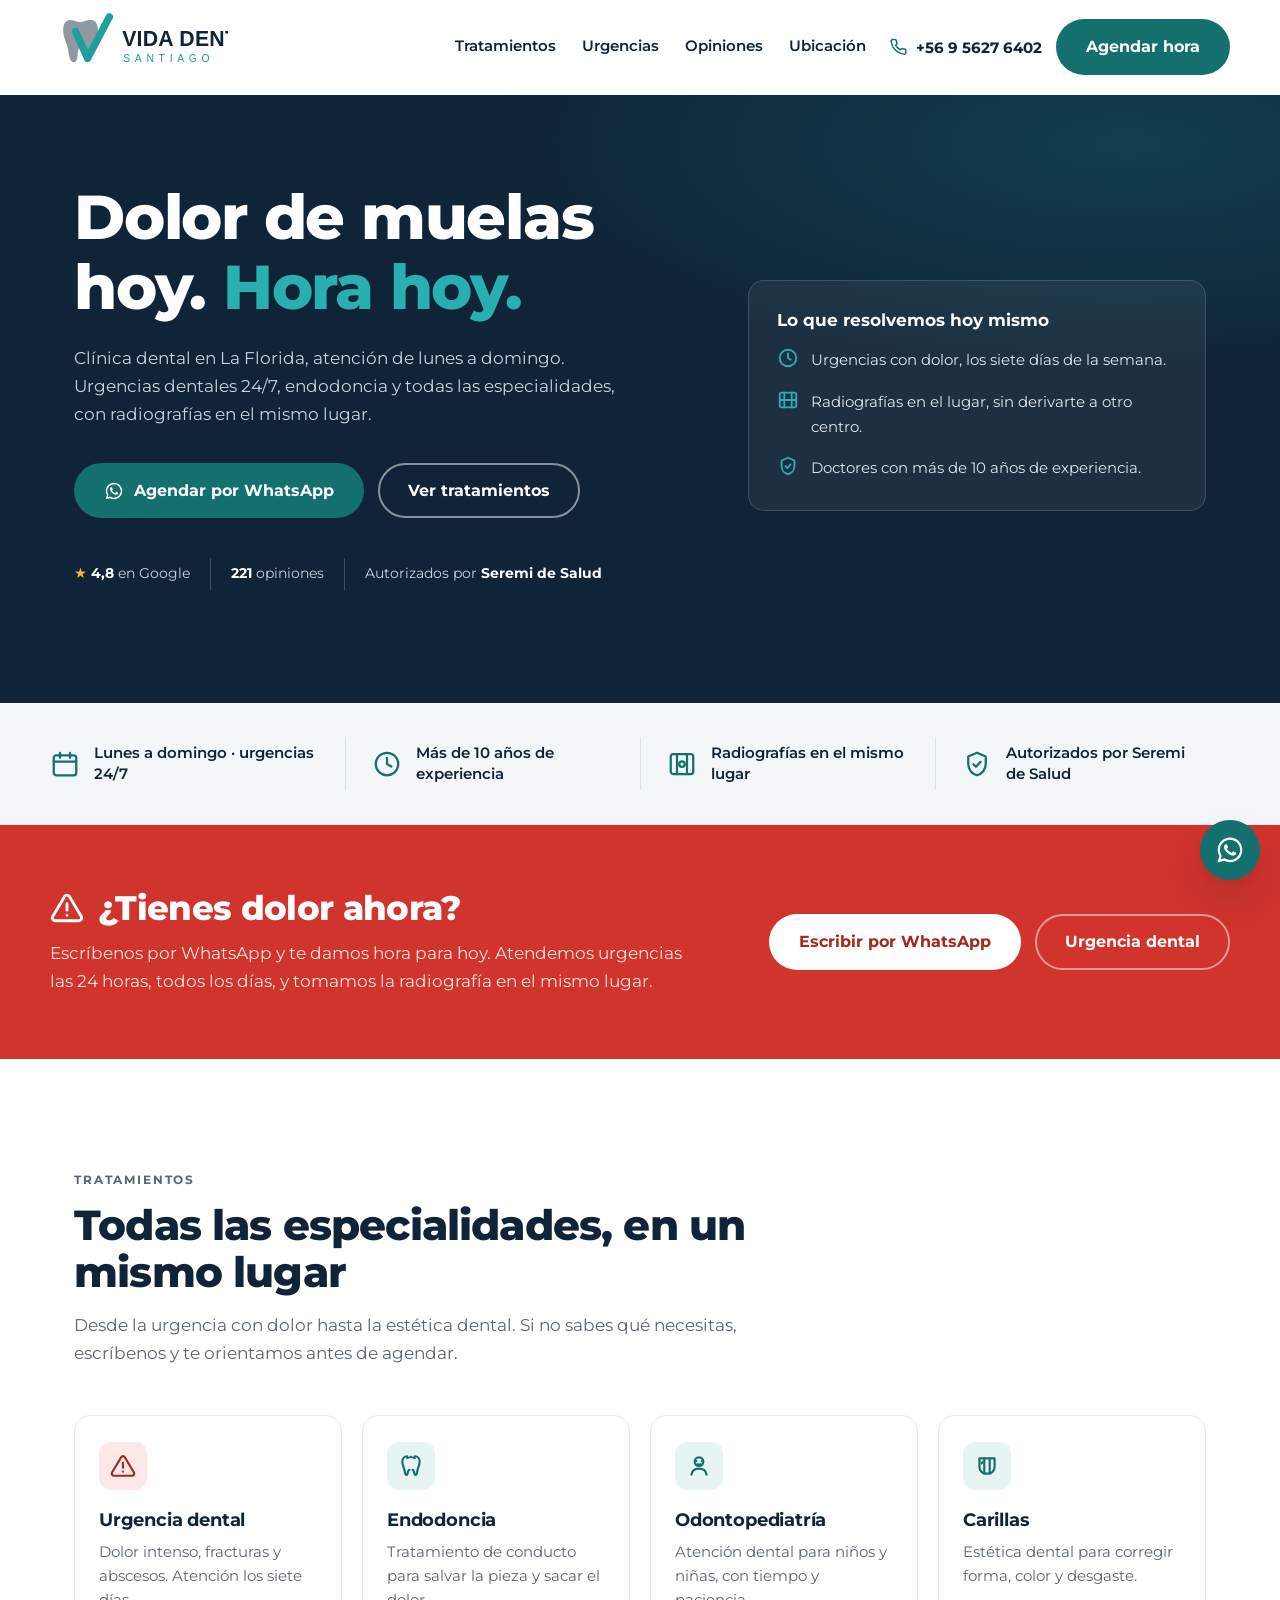
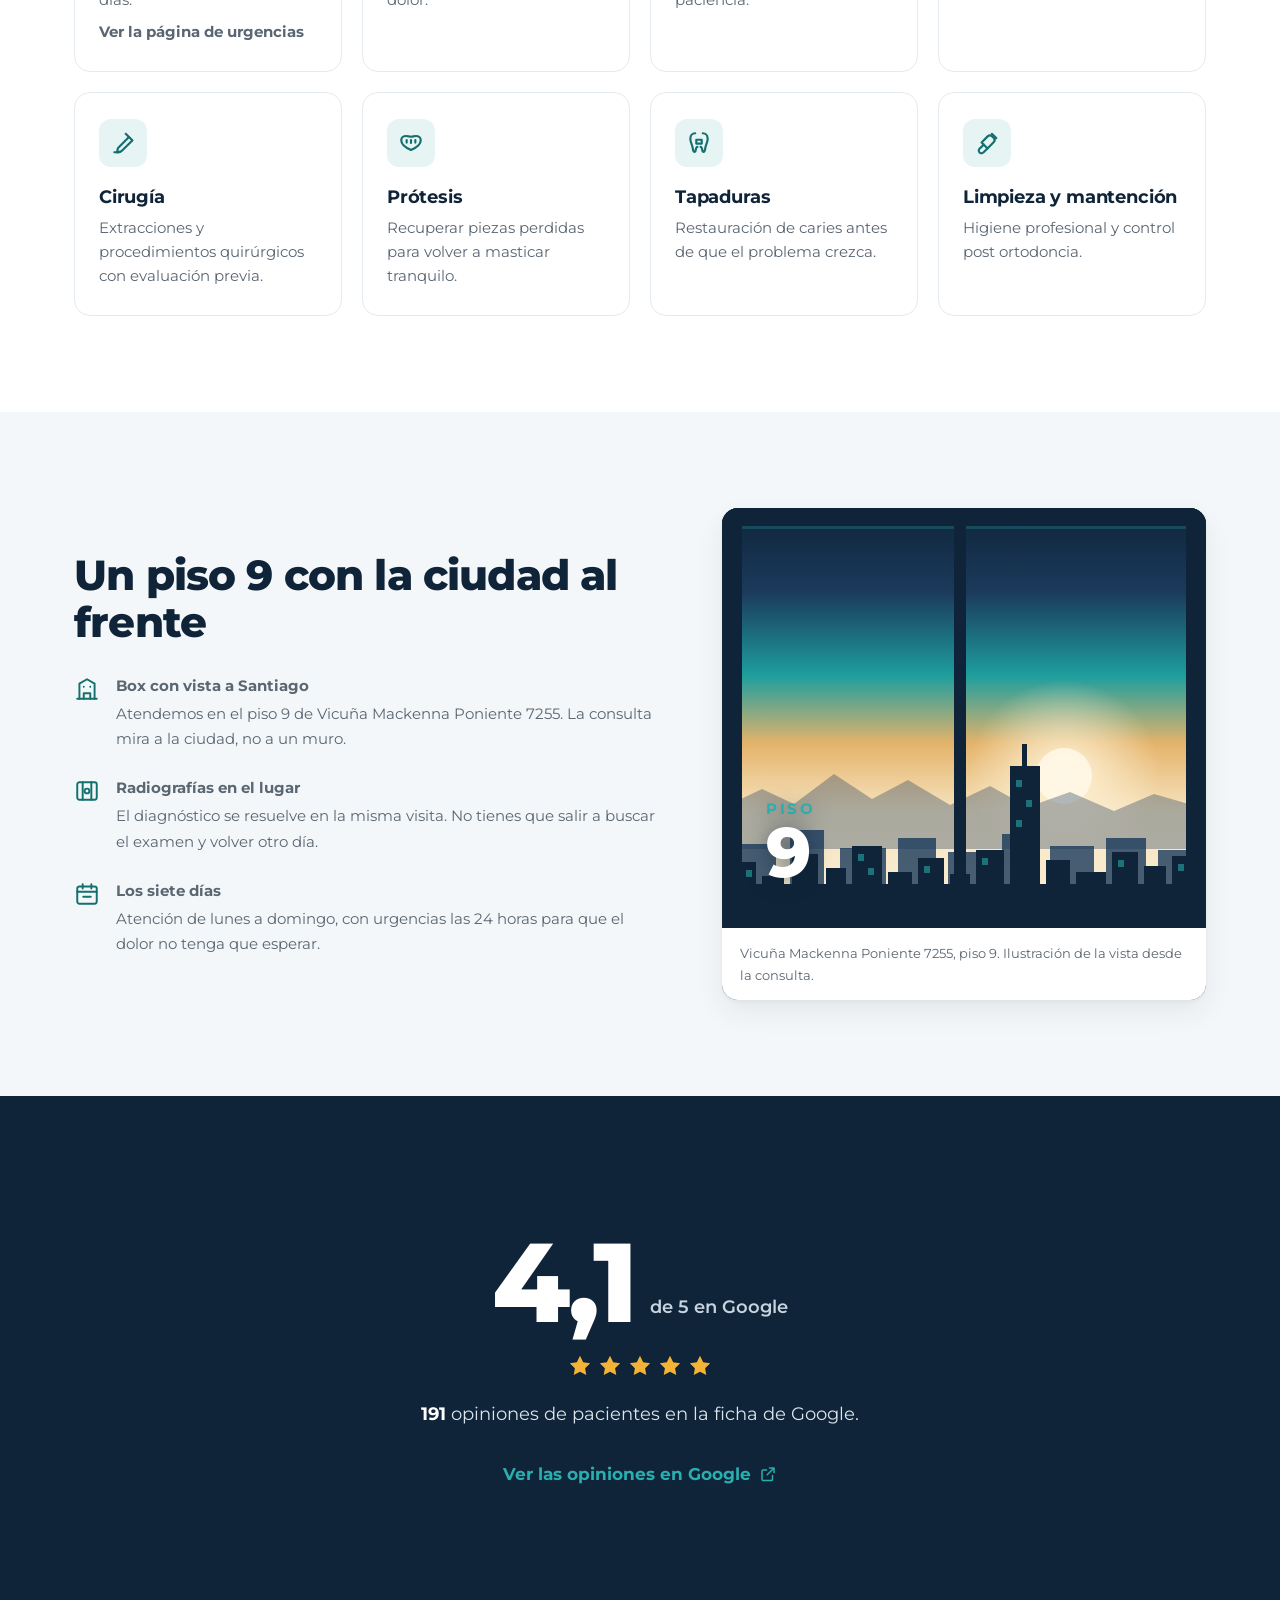
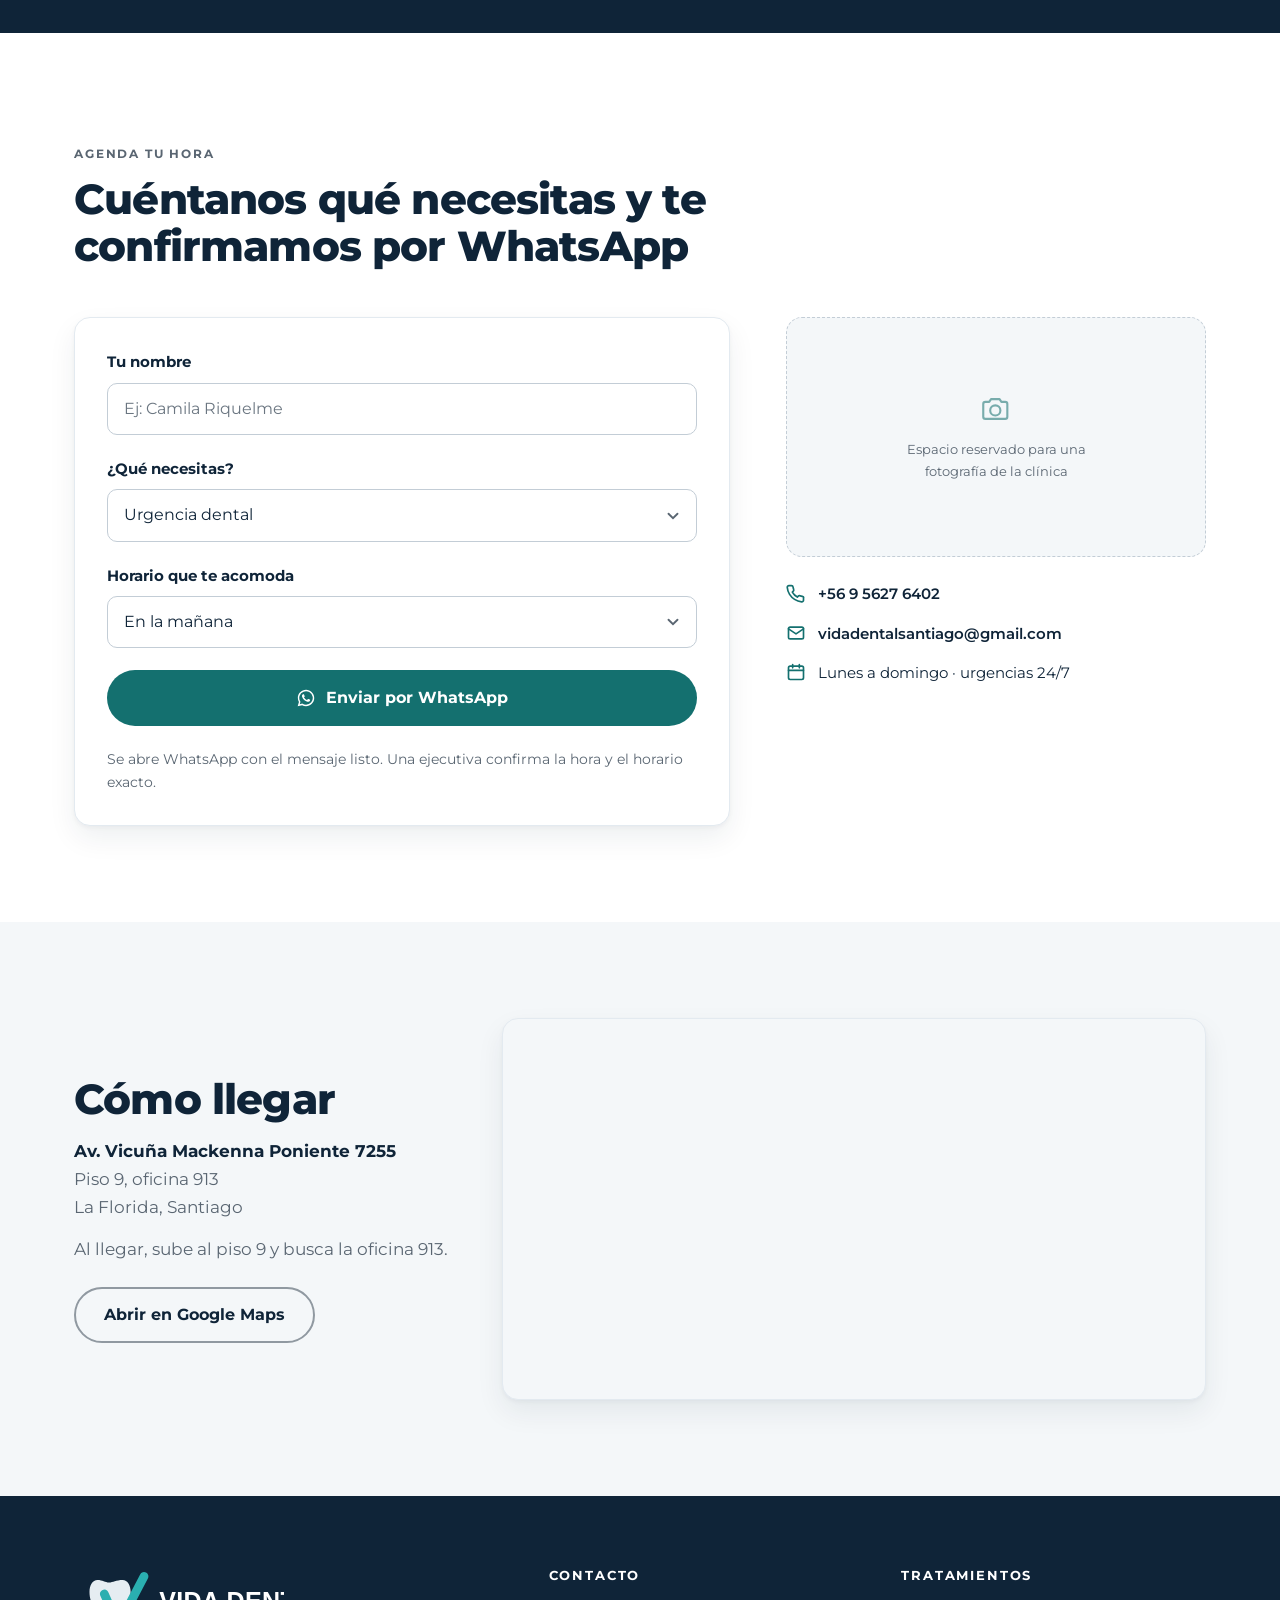
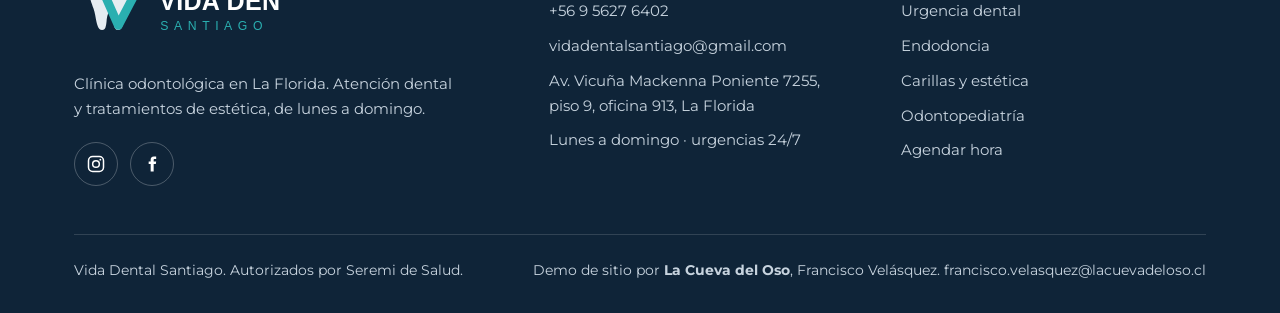
<file: index.html>
<!DOCTYPE html>
<html lang="es-CL">
<head>
<meta charset="utf-8">
<meta name="viewport" content="width=device-width, initial-scale=1">
<title>Vida Dental Santiago | Clínica dental en La Florida, lunes a domingo</title>
<meta name="description" content="Clínica dental en La Florida: urgencias dentales 24/7, endodoncia, carillas, prótesis y odontopediatría. Atención de lunes a domingo, radiografías en el lugar. 4,8 estrellas en Google. Agenda por WhatsApp.">
<meta name="theme-color" content="#0F2438">
<meta property="og:type" content="website">
<meta property="og:locale" content="es_CL">
<meta property="og:title" content="Vida Dental Santiago | Clínica dental en La Florida">
<meta property="og:description" content="Urgencias dentales 24/7, endodoncia y todas las especialidades. Lunes a domingo, radiografías en el mismo lugar. 4,8 estrellas sobre 221 opiniones en Google.">
<link rel="icon" href="assets/images/logo.svg" type="image/svg+xml">
<link rel="preconnect" href="https://fonts.googleapis.com">
<link rel="preconnect" href="https://fonts.gstatic.com" crossorigin>
<link href="https://fonts.googleapis.com/css2?family=Montserrat:wght@400;500;600;700;800&display=swap" rel="stylesheet">
<link rel="stylesheet" href="css/styles.css">
<script type="application/ld+json">
{
  "@context": "https://schema.org",
  "@type": "Dentist",
  "name": "Vida Dental Santiago",
  "description": "Clínica odontológica creada para prestar atención dental y tratamientos de estética, que mejoran la salud contribuyendo al bienestar y la felicidad de nuestros pacientes.",
  "address": {
    "@type": "PostalAddress",
    "streetAddress": "Av. Vicuña Mackenna Poniente 7255, piso 9, oficina 913",
    "addressLocality": "La Florida",
    "addressRegion": "Región Metropolitana",
    "addressCountry": "CL"
  },
  "telephone": "+56956276402",
  "email": "vidadentalsantiago@gmail.com",
  "openingHours": "Mo-Su",
  "sameAs": [
    "https://www.instagram.com/vidadentalsantiago/",
    "https://www.facebook.com/vidadentalsantiago"
  ],
  "aggregateRating": {
    "@type": "AggregateRating",
    "ratingValue": "4.8",
    "reviewCount": "221",
    "bestRating": "5"
  }
}
</script>
</head>
<body>
<a class="salto-contenido" href="#contenido">Saltar al contenido</a>

<!-- HEADER -->
<header class="header" id="header">
  <div class="contenedor header__fila">
    <a class="header__logo" href="index.html"><img src="assets/images/logo.svg" alt="Vida Dental Santiago" width="178" height="74"></a>
    <nav class="nav" aria-label="Principal">
      <a href="#tratamientos">Tratamientos</a>
      <a href="urgencia-dental.html">Urgencias</a>
      <a href="#opiniones">Opiniones</a>
      <a href="#ubicacion">Ubicación</a>
    </nav>
    <div class="header__acciones">
      <a class="header__tel" href="tel:+56956276402" aria-label="Llamar al +56 9 5627 6402">
        <svg viewBox="0 0 24 24" fill="none" stroke="currentColor" stroke-width="2" stroke-linecap="round" stroke-linejoin="round" aria-hidden="true"><path d="M21 16.5v3a2 2 0 0 1-2.2 2 19.5 19.5 0 0 1-8.5-3 19 19 0 0 1-6-6A19.5 19.5 0 0 1 1.5 4 2 2 0 0 1 3.5 2h3a2 2 0 0 1 2 1.7c.1 1 .3 1.9.7 2.8a2 2 0 0 1-.5 2.1L7.6 9.7a16 16 0 0 0 6 6l1.1-1.1a2 2 0 0 1 2.1-.5c.9.4 1.8.6 2.8.7a2 2 0 0 1 1.7 2Z"/></svg>
        <span>+56 9 5627 6402</span>
      </a>
      <a class="btn btn--primario" href="https://wa.me/56956276402" target="_blank" rel="noopener">Agendar hora</a>
    </div>
  </div>
</header>

<main id="contenido">

  <!-- HERO -->
  <section class="hero">
    <div class="contenedor hero__grid">
      <div>
        <h1>Dolor de muelas hoy. <em>Hora hoy.</em></h1>
        <p class="hero__bajada">Clínica dental en La Florida, atención de lunes a domingo. Urgencias dentales 24/7, endodoncia y todas las especialidades, con radiografías en el mismo lugar.</p>
        <div class="hero__ctas">
          <a class="btn btn--primario" href="#agendar">
            <svg viewBox="0 0 24 24" fill="currentColor" aria-hidden="true"><path d="M12.04 2C6.6 2 2.2 6.4 2.2 11.84c0 1.75.46 3.44 1.32 4.94L2 22l5.35-1.4a9.8 9.8 0 0 0 4.69 1.2c5.44 0 9.84-4.4 9.84-9.84C21.88 6.4 17.48 2 12.04 2Zm0 18a8.1 8.1 0 0 1-4.14-1.13l-.3-.18-3.08.8.82-3-.2-.31a8.1 8.1 0 1 1 6.9 3.82Zm4.46-6.07c-.24-.12-1.44-.71-1.66-.79-.22-.08-.39-.12-.55.12-.16.25-.63.8-.77.96-.14.16-.28.18-.52.06a6.6 6.6 0 0 1-3.3-2.88c-.25-.43.25-.4.71-1.32.08-.16.04-.3-.02-.42-.06-.12-.55-1.33-.76-1.82-.2-.47-.4-.4-.55-.41h-.47c-.16 0-.42.06-.64.3-.22.25-.84.82-.84 2s.86 2.32.98 2.48c.12.16 1.7 2.6 4.12 3.64 1.53.66 2.13.72 2.9.6.46-.06 1.44-.58 1.64-1.16.2-.57.2-1.06.14-1.16-.06-.1-.22-.16-.46-.28Z"/></svg>
            Agendar por WhatsApp
          </a>
          <a class="btn btn--linea-clara" href="#tratamientos">Ver tratamientos</a>
        </div>
        <ul class="hero__credenciales">
          <li><span class="estrella" aria-hidden="true">★</span> <strong>4,8</strong> en Google</li>
          <li><strong>221</strong> opiniones</li>
          <li>Autorizados por <strong>Seremi de Salud</strong></li>
        </ul>
      </div>
      <div class="hero__panel">
        <h2>Lo que resolvemos hoy mismo</h2>
        <ul>
          <li>
            <svg viewBox="0 0 24 24" fill="none" stroke="currentColor" stroke-width="2" stroke-linecap="round" stroke-linejoin="round" aria-hidden="true"><circle cx="12" cy="12" r="9"/><path d="M12 7v5l3 2"/></svg>
            <span>Urgencias con dolor, los siete días de la semana.</span>
          </li>
          <li>
            <svg viewBox="0 0 24 24" fill="none" stroke="currentColor" stroke-width="2" stroke-linecap="round" stroke-linejoin="round" aria-hidden="true"><rect x="3" y="4" width="18" height="16" rx="2"/><path d="M8 4v16M16 4v16M3 12h18"/></svg>
            <span>Radiografías en el lugar, sin derivarte a otro centro.</span>
          </li>
          <li>
            <svg viewBox="0 0 24 24" fill="none" stroke="currentColor" stroke-width="2" stroke-linecap="round" stroke-linejoin="round" aria-hidden="true"><path d="M12 3l7 3v6c0 4.4-3 8-7 9-4-1-7-4.6-7-9V6l7-3Z"/><path d="M9.2 12.2l2 2 3.6-3.9"/></svg>
            <span>Doctores con más de 10 años de experiencia.</span>
          </li>
        </ul>
      </div>
    </div>
  </section>

  <!-- BARRA DE CONFIANZA -->
  <section class="confianza" aria-label="Datos de la clínica">
    <div class="contenedor confianza__grid">
      <div class="confianza__item reveal">
        <svg viewBox="0 0 24 24" fill="none" stroke="currentColor" stroke-width="1.8" stroke-linecap="round" stroke-linejoin="round" aria-hidden="true"><rect x="3" y="5" width="18" height="16" rx="2"/><path d="M8 3v4M16 3v4M3 10h18"/></svg>
        <span>Lunes a domingo · urgencias 24/7</span>
      </div>
      <div class="confianza__item reveal">
        <svg viewBox="0 0 24 24" fill="none" stroke="currentColor" stroke-width="1.8" stroke-linecap="round" stroke-linejoin="round" aria-hidden="true"><circle cx="12" cy="12" r="9"/><path d="M12 7v5l3.5 2"/></svg>
        <span>Más de 10 años de experiencia</span>
      </div>
      <div class="confianza__item reveal">
        <svg viewBox="0 0 24 24" fill="none" stroke="currentColor" stroke-width="1.8" stroke-linecap="round" stroke-linejoin="round" aria-hidden="true"><rect x="3" y="4" width="18" height="16" rx="2"/><path d="M8 4v16M16 4v16"/><circle cx="12" cy="12" r="2.2"/></svg>
        <span>Radiografías en el mismo lugar</span>
      </div>
      <div class="confianza__item reveal">
        <svg viewBox="0 0 24 24" fill="none" stroke="currentColor" stroke-width="1.8" stroke-linecap="round" stroke-linejoin="round" aria-hidden="true"><path d="M12 3l7 3v6c0 4.4-3 8-7 9-4-1-7-4.6-7-9V6l7-3Z"/><path d="M9.2 12.2l2 2 3.6-3.9"/></svg>
        <span>Autorizados por Seremi de Salud</span>
      </div>
    </div>
  </section>

  <!-- URGENCIAS: el unico bloque rojo del sitio -->
  <section class="urgencia-bloque" aria-labelledby="t-urgencia">
    <div class="contenedor urgencia-bloque__grid">
      <div class="reveal">
        <h2 id="t-urgencia">
          <svg viewBox="0 0 24 24" fill="none" stroke="currentColor" stroke-width="2" stroke-linecap="round" stroke-linejoin="round" aria-hidden="true"><path d="M10.3 3.9 1.9 18a2 2 0 0 0 1.7 3h16.8a2 2 0 0 0 1.7-3L13.7 3.9a2 2 0 0 0-3.4 0Z"/><path d="M12 9v4.5M12 17.2h.01"/></svg>
          ¿Tienes dolor ahora?
        </h2>
        <p>Escríbenos por WhatsApp y te damos hora para hoy. Atendemos urgencias las 24 horas, todos los días, y tomamos la radiografía en el mismo lugar.</p>
      </div>
      <div class="urgencia-bloque__acciones reveal">
        <a class="btn btn--urgencia" href="https://wa.me/56956276402?text=Hola%2C%20tengo%20una%20urgencia%20dental%20y%20necesito%20hora%20hoy." target="_blank" rel="noopener">Escribir por WhatsApp</a>
        <a class="btn btn--linea-clara" href="urgencia-dental.html">Urgencia dental</a>
      </div>
    </div>
  </section>

  <!-- TRATAMIENTOS -->
  <section class="seccion" id="tratamientos" aria-labelledby="t-tratamientos">
    <div class="contenedor">
      <div class="encabezado-seccion reveal">
        <p class="rotulo">Tratamientos</p>
        <h2 id="t-tratamientos">Todas las especialidades, en un mismo lugar</h2>
        <p>Desde la urgencia con dolor hasta la estética dental. Si no sabes qué necesitas, escríbenos y te orientamos antes de agendar.</p>
      </div>
      <div class="tratamientos">
        <a class="tratamiento tratamiento--rojo reveal" href="urgencia-dental.html">
          <span class="tratamiento__icono"><svg viewBox="0 0 24 24" fill="none" stroke="currentColor" stroke-width="2" stroke-linecap="round" stroke-linejoin="round" aria-hidden="true"><path d="M10.3 3.9 1.9 18a2 2 0 0 0 1.7 3h16.8a2 2 0 0 0 1.7-3L13.7 3.9a2 2 0 0 0-3.4 0Z"/><path d="M12 9v4.5M12 17.2h.01"/></svg></span>
          <h3>Urgencia dental</h3>
          <p>Dolor intenso, fracturas y abscesos. Atención los siete días.</p>
          <p class="tratamiento__enlace">Ver la página de urgencias</p>
        </a>
        <div class="tratamiento reveal">
          <span class="tratamiento__icono"><svg viewBox="0 0 24 24" fill="none" stroke="currentColor" stroke-width="2" stroke-linecap="round" stroke-linejoin="round" aria-hidden="true"><path d="M8.5 3C6 3 4 5 4 8c0 2.6.9 4 1.6 6.3.6 1.9.7 3.4 1.2 5 .3 1.1 1.7 1.2 2 0 .4-1.8.6-3.7 1.7-3.7"/><path d="M15.5 3C18 3 20 5 20 8c0 2.6-.9 4-1.6 6.3-.6 1.9-.7 3.4-1.2 5-.3 1.1-1.7 1.2-2 0-.4-1.8-.6-3.7-1.7-3.7"/><path d="M12 3.6c-1 .5-2 .9-3.5.9M12 3.6c1 .5 2 .9 3.5.9"/></svg></span>
          <h3>Endodoncia</h3>
          <p>Tratamiento de conducto para salvar la pieza y sacar el dolor.</p>
        </div>
        <div class="tratamiento reveal">
          <span class="tratamiento__icono"><svg viewBox="0 0 24 24" fill="none" stroke="currentColor" stroke-width="2" stroke-linecap="round" stroke-linejoin="round" aria-hidden="true"><circle cx="12" cy="8" r="4"/><path d="M5 20c.6-3.6 3.4-5.6 7-5.6s6.4 2 7 5.6"/><path d="M9.5 7.5h.01M14.5 7.5h.01M10.5 10.2c.9.6 2.1.6 3 0"/></svg></span>
          <h3>Odontopediatría</h3>
          <p>Atención dental para niños y niñas, con tiempo y paciencia.</p>
        </div>
        <div class="tratamiento reveal">
          <span class="tratamiento__icono"><svg viewBox="0 0 24 24" fill="none" stroke="currentColor" stroke-width="2" stroke-linecap="round" stroke-linejoin="round" aria-hidden="true"><path d="M5 5h14v8a6 6 0 0 1-6 6h-2a6 6 0 0 1-6-6Z"/><path d="M9.5 5v14M14.5 5v14"/><path d="M7 9.5l1.2-1.2"/></svg></span>
          <h3>Carillas</h3>
          <p>Estética dental para corregir forma, color y desgaste.</p>
        </div>
        <div class="tratamiento reveal">
          <span class="tratamiento__icono"><svg viewBox="0 0 24 24" fill="none" stroke="currentColor" stroke-width="2" stroke-linecap="round" stroke-linejoin="round" aria-hidden="true"><path d="M14.5 3.5 20.5 9.5"/><path d="m17.5 6.5-9.6 9.6a3 3 0 0 0-.8 1.5l-.6 3 3-.6a3 3 0 0 0 1.5-.8l9.6-9.6"/><path d="M4 20.5h5"/></svg></span>
          <h3>Cirugía</h3>
          <p>Extracciones y procedimientos quirúrgicos con evaluación previa.</p>
        </div>
        <div class="tratamiento reveal">
          <span class="tratamiento__icono"><svg viewBox="0 0 24 24" fill="none" stroke="currentColor" stroke-width="2" stroke-linecap="round" stroke-linejoin="round" aria-hidden="true"><path d="M3 9.5c0-2.5 2-4 4.5-4 1.6 0 3 .7 4.5.7s2.9-.7 4.5-.7c2.5 0 4.5 1.5 4.5 4 0 3.4-3.3 6.5-9 9-5.7-2.5-9-5.6-9-9Z"/><path d="M8 9.2v2.4M12 9.2v2.8M16 9.2v2.4"/></svg></span>
          <h3>Prótesis</h3>
          <p>Recuperar piezas perdidas para volver a masticar tranquilo.</p>
        </div>
        <div class="tratamiento reveal">
          <span class="tratamiento__icono"><svg viewBox="0 0 24 24" fill="none" stroke="currentColor" stroke-width="2" stroke-linecap="round" stroke-linejoin="round" aria-hidden="true"><path d="M8.5 3C6 3 4 5 4 8c0 2.6.9 4 1.6 6.3.6 1.9.7 3.4 1.2 5 .3 1.1 1.7 1.2 2 0 .4-1.8.6-3.7 1.7-3.7"/><path d="M15.5 3C18 3 20 5 20 8c0 2.6-.9 4-1.6 6.3-.6 1.9-.7 3.4-1.2 5-.3 1.1-1.7 1.2-2 0-.4-1.8-.6-3.7-1.7-3.7"/><path d="M9.5 9h5v3.5h-5z"/></svg></span>
          <h3>Tapaduras</h3>
          <p>Restauración de caries antes de que el problema crezca.</p>
        </div>
        <div class="tratamiento reveal">
          <span class="tratamiento__icono"><svg viewBox="0 0 24 24" fill="none" stroke="currentColor" stroke-width="2" stroke-linecap="round" stroke-linejoin="round" aria-hidden="true"><path d="M9 13.5 5.4 17a2.5 2.5 0 1 0 3.5 3.5l3.5-3.5"/><path d="m12.5 17 5.6-5.6a3 3 0 0 0 0-4.2l-1.3-1.3a3 3 0 0 0-4.2 0L7 11.5Z"/><path d="M16.5 3.5 20.5 7.5"/></svg></span>
          <h3>Limpieza y mantención</h3>
          <p>Higiene profesional y control post ortodoncia.</p>
        </div>
      </div>
    </div>
  </section>

  <!-- POR QUE ACA -->
  <section class="seccion seccion--hueso" aria-labelledby="t-porque">
    <div class="contenedor porque">
      <div class="reveal">
        <h2 id="t-porque">Un piso 9 con la ciudad al frente</h2>
        <ul class="porque__lista">
          <li>
            <svg viewBox="0 0 24 24" fill="none" stroke="currentColor" stroke-width="1.8" stroke-linecap="round" stroke-linejoin="round" aria-hidden="true"><path d="M3 21h18"/><path d="M5 21V7l7-4 7 4v14"/><path d="M9 21v-5h6v5"/><path d="M9 10h.01M15 10h.01"/></svg>
            <span><strong>Box con vista a Santiago</strong>Atendemos en el piso 9 de Vicuña Mackenna Poniente 7255. La consulta mira a la ciudad, no a un muro.</span>
          </li>
          <li>
            <svg viewBox="0 0 24 24" fill="none" stroke="currentColor" stroke-width="1.8" stroke-linecap="round" stroke-linejoin="round" aria-hidden="true"><rect x="3" y="4" width="18" height="16" rx="2"/><path d="M8 4v16M16 4v16"/><circle cx="12" cy="12" r="2.2"/></svg>
            <span><strong>Radiografías en el lugar</strong>El diagnóstico se resuelve en la misma visita. No tienes que salir a buscar el examen y volver otro día.</span>
          </li>
          <li>
            <svg viewBox="0 0 24 24" fill="none" stroke="currentColor" stroke-width="1.8" stroke-linecap="round" stroke-linejoin="round" aria-hidden="true"><rect x="3" y="5" width="18" height="16" rx="2"/><path d="M8 3v4M16 3v4M3 10h18"/><path d="M8.5 14.5h7"/></svg>
            <span><strong>Los siete días</strong>Atención de lunes a domingo, con urgencias las 24 horas para que el dolor no tenga que esperar.</span>
          </li>
        </ul>
      </div>
      <figure class="porque__vista reveal" style="margin:0">
        <div class="vista" role="img" aria-label="Ilustración de la vista desde el ventanal del box en el piso 9: la silueta de Santiago y la cordillera al atardecer.">
          <svg class="vista__svg" viewBox="0 0 484 420" preserveAspectRatio="xMidYMid slice" aria-hidden="true" focusable="false">
            <defs>
              <linearGradient id="vista-cielo" x1="0" y1="0" x2="0" y2="1">
                <stop offset="0" stop-color="#0F2438"/>
                <stop offset=".2" stop-color="#1B3A5C"/>
                <stop offset=".4" stop-color="#1E9E9E"/>
                <stop offset=".56" stop-color="#E4B36A"/>
                <stop offset=".72" stop-color="#F6E3BE"/>
                <stop offset="1" stop-color="#FBF1DC"/>
              </linearGradient>
              <radialGradient id="vista-sol" cx=".5" cy=".5" r=".5">
                <stop offset="0" stop-color="#FFF3D8"/>
                <stop offset="1" stop-color="#FFF3D8" stop-opacity="0"/>
              </radialGradient>
            </defs>
            <rect width="484" height="420" fill="url(#vista-cielo)"/>
            <circle cx="342" cy="268" r="96" fill="url(#vista-sol)"/>
            <circle cx="342" cy="268" r="28" fill="#FFF8E6" opacity=".92"/>
            <path d="M0 300 40 281 72 296 112 266 150 291 186 272 228 297 268 278 306 299 348 284 392 303 432 286 484 301v40H0Z" fill="#1B3A5C" opacity=".34"/>
            <g fill="#1B3A5C" opacity=".8">
              <path d="M14 336h40v84H14zM68 322h34v98H68zM118 340h46v80h-46zM176 330h38v90h-38zM226 344h42v76h-42zM280 326h36v94h-36zM328 338h44v82h-44zM384 330h40v90h-40zM436 342h48v78h-48z"/>
            </g>
            <g fill="#0F2438">
              <path d="M6 354h28v66H6zM40 368h22v52H40zM70 346h26v74H70zM104 360h20v60h-20zM130 338h30v82h-30zM166 364h24v56h-24zM196 350h26v70h-26zM228 366h20v54h-20zM254 342h28v78h-28zM300 236h5v184h-5zM288 258h30v162h-30zM324 352h24v68h-24zM354 364h30v56h-30zM390 344h26v76h-26zM422 358h22v62h-22zM450 348h34v72h-34zM0 376h484v44H0z"/>
            </g>
            <g fill="#2AAFB0" opacity=".55">
              <path d="M76 354h6v7h-6zM136 346h6v7h-6zM146 360h6v7h-6zM202 358h6v7h-6zM260 350h6v7h-6zM294 272h6v7h-6zM304 292h6v7h-6zM294 312h6v7h-6zM396 352h6v7h-6zM456 356h6v7h-6zM24 362h6v7h-6z"/>
            </g>
            <g fill="#0F2438">
              <path d="M0 0h484v18H0zM0 0h20v420H0zM464 0h20v420h-20zM232 0h12v420h-12zM0 396h484v24H0z"/>
            </g>
            <g fill="#2AAFB0" opacity=".25">
              <path d="M20 18h212v3H20zM244 18h220v3H244z"/>
            </g>
          </svg>
          <p class="vista__piso"><span>Piso</span>9</p>
        </div>
        <figcaption class="porque__pie">Vicuña Mackenna Poniente 7255, piso 9. Ilustración de la vista desde la consulta.</figcaption>
      </figure>
    </div>
  </section>

  <!-- OPINIONES -->
  <section class="seccion seccion--marino" id="opiniones" aria-labelledby="t-opiniones">
    <div class="contenedor opiniones">
      <div class="opiniones__panel reveal">
        <h2 id="t-opiniones" class="sr">Opiniones en Google</h2>
        <div class="nota">
          <span class="nota__valor" data-contador="4.8" data-decimales="1">0,0</span>
          <span class="nota__de">de 5 en Google</span>
        </div>
        <div class="nota__estrellas" role="img" aria-label="4,8 estrellas de 5">
          <svg viewBox="0 0 24 24" fill="currentColor" aria-hidden="true"><path d="m12 2.6 2.9 5.9 6.5.9-4.7 4.6 1.1 6.4-5.8-3-5.8 3 1.1-6.4L2.6 9.4l6.5-.9Z"/></svg>
          <svg viewBox="0 0 24 24" fill="currentColor" aria-hidden="true"><path d="m12 2.6 2.9 5.9 6.5.9-4.7 4.6 1.1 6.4-5.8-3-5.8 3 1.1-6.4L2.6 9.4l6.5-.9Z"/></svg>
          <svg viewBox="0 0 24 24" fill="currentColor" aria-hidden="true"><path d="m12 2.6 2.9 5.9 6.5.9-4.7 4.6 1.1 6.4-5.8-3-5.8 3 1.1-6.4L2.6 9.4l6.5-.9Z"/></svg>
          <svg viewBox="0 0 24 24" fill="currentColor" aria-hidden="true"><path d="m12 2.6 2.9 5.9 6.5.9-4.7 4.6 1.1 6.4-5.8-3-5.8 3 1.1-6.4L2.6 9.4l6.5-.9Z"/></svg>
          <svg viewBox="0 0 24 24" fill="currentColor" aria-hidden="true"><path d="m12 2.6 2.9 5.9 6.5.9-4.7 4.6 1.1 6.4-5.8-3-5.8 3 1.1-6.4L2.6 9.4l6.5-.9Z"/></svg>
        </div>
        <p class="opiniones__cifra"><strong data-contador="221" data-decimales="0">0</strong> opiniones de pacientes en la ficha de Google.</p>
        <a class="opiniones__enlace" href="https://www.google.com/maps/search/?api=1&query=Vida+Dental+Santiago+La+Florida" target="_blank" rel="noopener">
          Ver las opiniones en Google
          <svg viewBox="0 0 24 24" fill="none" stroke="currentColor" stroke-width="2" stroke-linecap="round" stroke-linejoin="round" aria-hidden="true"><path d="M14 4h6v6M20 4l-9 9M18 14v5a1.5 1.5 0 0 1-1.5 1.5h-11A1.5 1.5 0 0 1 4 19V8a1.5 1.5 0 0 1 1.5-1.5H10"/></svg>
        </a>
      </div>
    </div>
  </section>

  <!-- AGENDAMIENTO -->
  <section class="seccion" id="agendar" aria-labelledby="t-agendar">
    <div class="contenedor">
      <div class="encabezado-seccion reveal">
        <p class="rotulo">Agenda tu hora</p>
        <h2 id="t-agendar">Cuéntanos qué necesitas y te confirmamos por WhatsApp</h2>
      </div>
      <div class="agenda">
        <form class="formulario reveal" id="form-agenda" novalidate>
          <div class="campo">
            <label for="nombre">Tu nombre</label>
            <input type="text" id="nombre" name="nombre" autocomplete="name" placeholder="Ej: Camila Riquelme" aria-describedby="error-nombre">
            <p class="campo__error" id="error-nombre" role="alert"></p>
          </div>
          <div class="campo">
            <label for="tratamiento">¿Qué necesitas?</label>
            <select id="tratamiento" name="tratamiento">
              <option value="una urgencia dental">Urgencia dental</option>
              <option value="una endodoncia">Endodoncia</option>
              <option value="una hora de odontopediatría">Odontopediatría</option>
              <option value="carillas">Carillas</option>
              <option value="una cirugía">Cirugía</option>
              <option value="una prótesis">Prótesis</option>
              <option value="una tapadura">Tapaduras</option>
              <option value="una limpieza y mantención">Limpieza y mantención</option>
              <option value="una evaluación, todavía no sé qué necesito">Todavía no sé qué necesito</option>
            </select>
          </div>
          <div class="campo">
            <label for="horario">Horario que te acomoda</label>
            <select id="horario" name="horario">
              <option value="en la mañana">En la mañana</option>
              <option value="en la tarde">En la tarde</option>
              <option value="lo antes posible">Lo antes posible</option>
            </select>
          </div>
          <button type="submit" class="btn btn--primario">
            <svg viewBox="0 0 24 24" fill="currentColor" aria-hidden="true"><path d="M12.04 2C6.6 2 2.2 6.4 2.2 11.84c0 1.75.46 3.44 1.32 4.94L2 22l5.35-1.4a9.8 9.8 0 0 0 4.69 1.2c5.44 0 9.84-4.4 9.84-9.84C21.88 6.4 17.48 2 12.04 2Zm0 18a8.1 8.1 0 0 1-4.14-1.13l-.3-.18-3.08.8.82-3-.2-.31a8.1 8.1 0 1 1 6.9 3.82Zm4.46-6.07c-.24-.12-1.44-.71-1.66-.79-.22-.08-.39-.12-.55.12-.16.25-.63.8-.77.96-.14.16-.28.18-.52.06a6.6 6.6 0 0 1-3.3-2.88c-.25-.43.25-.4.71-1.32.08-.16.04-.3-.02-.42-.06-.12-.55-1.33-.76-1.82-.2-.47-.4-.4-.55-.41h-.47c-.16 0-.42.06-.64.3-.22.25-.84.82-.84 2s.86 2.32.98 2.48c.12.16 1.7 2.6 4.12 3.64 1.53.66 2.13.72 2.9.6.46-.06 1.44-.58 1.64-1.16.2-.57.2-1.06.14-1.16-.06-.1-.22-.16-.46-.28Z"/></svg>
            Enviar por WhatsApp
          </button>
          <p class="formulario__pie">Se abre WhatsApp con el mensaje listo. Una ejecutiva confirma la hora y el horario exacto.</p>
        </form>
        <div class="agenda__lado">
          <div class="reserva-foto reveal">
            <svg viewBox="0 0 24 24" fill="none" stroke="currentColor" stroke-width="1.5" stroke-linecap="round" stroke-linejoin="round" aria-hidden="true"><path d="M3 8.5A1.5 1.5 0 0 1 4.5 7h2.7l1.3-2h6l1.3 2h2.7A1.5 1.5 0 0 1 20 8.5v9A1.5 1.5 0 0 1 18.5 19h-14A1.5 1.5 0 0 1 3 17.5Z"/><circle cx="11.5" cy="13" r="3.6"/></svg>
            <p>Espacio reservado para una fotografía de la clínica</p>
          </div>
          <ul class="agenda__contacto reveal">
            <li>
              <svg viewBox="0 0 24 24" fill="none" stroke="currentColor" stroke-width="2" stroke-linecap="round" stroke-linejoin="round" aria-hidden="true"><path d="M21 16.5v3a2 2 0 0 1-2.2 2 19.5 19.5 0 0 1-8.5-3 19 19 0 0 1-6-6A19.5 19.5 0 0 1 1.5 4 2 2 0 0 1 3.5 2h3a2 2 0 0 1 2 1.7c.1 1 .3 1.9.7 2.8a2 2 0 0 1-.5 2.1L7.6 9.7a16 16 0 0 0 6 6l1.1-1.1a2 2 0 0 1 2.1-.5c.9.4 1.8.6 2.8.7a2 2 0 0 1 1.7 2Z"/></svg>
              <a href="tel:+56956276402">+56 9 5627 6402</a>
            </li>
            <li>
              <svg viewBox="0 0 24 24" fill="none" stroke="currentColor" stroke-width="2" stroke-linecap="round" stroke-linejoin="round" aria-hidden="true"><rect x="3" y="5" width="18" height="14" rx="2"/><path d="m3 7 9 6 9-6"/></svg>
              <a href="mailto:vidadentalsantiago@gmail.com">vidadentalsantiago@gmail.com</a>
            </li>
            <li>
              <svg viewBox="0 0 24 24" fill="none" stroke="currentColor" stroke-width="2" stroke-linecap="round" stroke-linejoin="round" aria-hidden="true"><rect x="3" y="5" width="18" height="16" rx="2"/><path d="M8 3v4M16 3v4M3 10h18"/></svg>
              <span>Lunes a domingo · urgencias 24/7</span>
            </li>
          </ul>
        </div>
      </div>
    </div>
  </section>

  <!-- UBICACION -->
  <section class="seccion seccion--hueso" id="ubicacion" aria-labelledby="t-ubicacion">
    <div class="contenedor ubicacion">
      <div class="ubicacion__datos reveal">
        <h2 id="t-ubicacion">Cómo llegar</h2>
        <p><strong>Av. Vicuña Mackenna Poniente 7255</strong><br>Piso 9, oficina 913<br>La Florida, Santiago</p>
        <p>Al llegar, sube al piso 9 y busca la oficina 913.</p>
        <p style="margin-top:24px">
          <a class="btn btn--linea" href="https://www.google.com/maps/search/?api=1&query=Av.+Vicu%C3%B1a+Mackenna+Poniente+7255%2C+La+Florida" target="_blank" rel="noopener">Abrir en Google Maps</a>
        </p>
      </div>
      <div class="ubicacion__mapa reveal">
        <iframe title="Mapa con la ubicación de Vida Dental Santiago en La Florida" src="https://maps.google.com/maps?q=Av.%20Vicu%C3%B1a%20Mackenna%20Poniente%207255%2C%20La%20Florida%2C%20Santiago&z=16&output=embed" loading="lazy" referrerpolicy="no-referrer-when-downgrade"></iframe>
      </div>
    </div>
  </section>

</main>

<!-- FOOTER -->
<footer class="footer">
  <div class="contenedor">
    <div class="footer__grid">
      <div>
        <div class="footer__logo"><img src="assets/images/logo-blanco.svg" alt="Vida Dental Santiago" width="210" height="88"></div>
        <p style="margin-top:16px;max-width:38ch;font-size:.94rem">Clínica odontológica en La Florida. Atención dental y tratamientos de estética, de lunes a domingo.</p>
        <div class="footer__redes">
          <a href="https://www.instagram.com/vidadentalsantiago/" target="_blank" rel="noopener" aria-label="Instagram de Vida Dental Santiago">
            <svg viewBox="0 0 24 24" fill="none" stroke="currentColor" stroke-width="1.8" aria-hidden="true"><rect x="3" y="3" width="18" height="18" rx="5"/><circle cx="12" cy="12" r="4"/><circle cx="17.2" cy="6.8" r="1.1" fill="currentColor" stroke="none"/></svg>
          </a>
          <a href="https://www.facebook.com/vidadentalsantiago" target="_blank" rel="noopener" aria-label="Facebook de Vida Dental Santiago">
            <svg viewBox="0 0 24 24" fill="currentColor" aria-hidden="true"><path d="M14 9V7.2c0-.8.2-1.2 1.4-1.2H17V3h-2.6C11.3 3 10.4 4.6 10.4 7v2H8v3h2.4v9H14v-9h2.6l.4-3Z"/></svg>
          </a>
        </div>
      </div>
      <div>
        <h2>Contacto</h2>
        <ul>
          <li><a href="tel:+56956276402">+56 9 5627 6402</a></li>
          <li><a href="mailto:vidadentalsantiago@gmail.com">vidadentalsantiago@gmail.com</a></li>
          <li>Av. Vicuña Mackenna Poniente 7255, piso 9, oficina 913, La Florida</li>
          <li>Lunes a domingo · urgencias 24/7</li>
        </ul>
      </div>
      <div>
        <h2>Tratamientos</h2>
        <ul>
          <li><a href="urgencia-dental.html">Urgencia dental</a></li>
          <li><a href="index.html#tratamientos">Endodoncia</a></li>
          <li><a href="index.html#tratamientos">Carillas y estética</a></li>
          <li><a href="index.html#tratamientos">Odontopediatría</a></li>
          <li><a href="index.html#agendar">Agendar hora</a></li>
        </ul>
      </div>
    </div>
    <div class="footer__firma">
      <span>Vida Dental Santiago. Autorizados por Seremi de Salud.</span>
      <span>Demo de sitio por <a href="https://lacuevadeloso.cl" target="_blank" rel="noopener"><strong>La Cueva del Oso</strong></a>, Francisco Velásquez. <a href="mailto:francisco.velasquez@lacuevadeloso.cl">francisco.velasquez@lacuevadeloso.cl</a></span>
    </div>
  </div>
</footer>

<a class="flotante" href="https://wa.me/56956276402" target="_blank" rel="noopener" aria-label="Escribir a Vida Dental Santiago por WhatsApp">
  <svg viewBox="0 0 24 24" fill="currentColor" aria-hidden="true"><path d="M12.04 2C6.6 2 2.2 6.4 2.2 11.84c0 1.75.46 3.44 1.32 4.94L2 22l5.35-1.4a9.8 9.8 0 0 0 4.69 1.2c5.44 0 9.84-4.4 9.84-9.84C21.88 6.4 17.48 2 12.04 2Zm0 18a8.1 8.1 0 0 1-4.14-1.13l-.3-.18-3.08.8.82-3-.2-.31a8.1 8.1 0 1 1 6.9 3.82Zm4.46-6.07c-.24-.12-1.44-.71-1.66-.79-.22-.08-.39-.12-.55.12-.16.25-.63.8-.77.96-.14.16-.28.18-.52.06a6.6 6.6 0 0 1-3.3-2.88c-.25-.43.25-.4.71-1.32.08-.16.04-.3-.02-.42-.06-.12-.55-1.33-.76-1.82-.2-.47-.4-.4-.55-.41h-.47c-.16 0-.42.06-.64.3-.22.25-.84.82-.84 2s.86 2.32.98 2.48c.12.16 1.7 2.6 4.12 3.64 1.53.66 2.13.72 2.9.6.46-.06 1.44-.58 1.64-1.16.2-.57.2-1.06.14-1.16-.06-.1-.22-.16-.46-.28Z"/></svg>
</a>

<script src="js/main.js"></script>
</body>
</html>
</file>
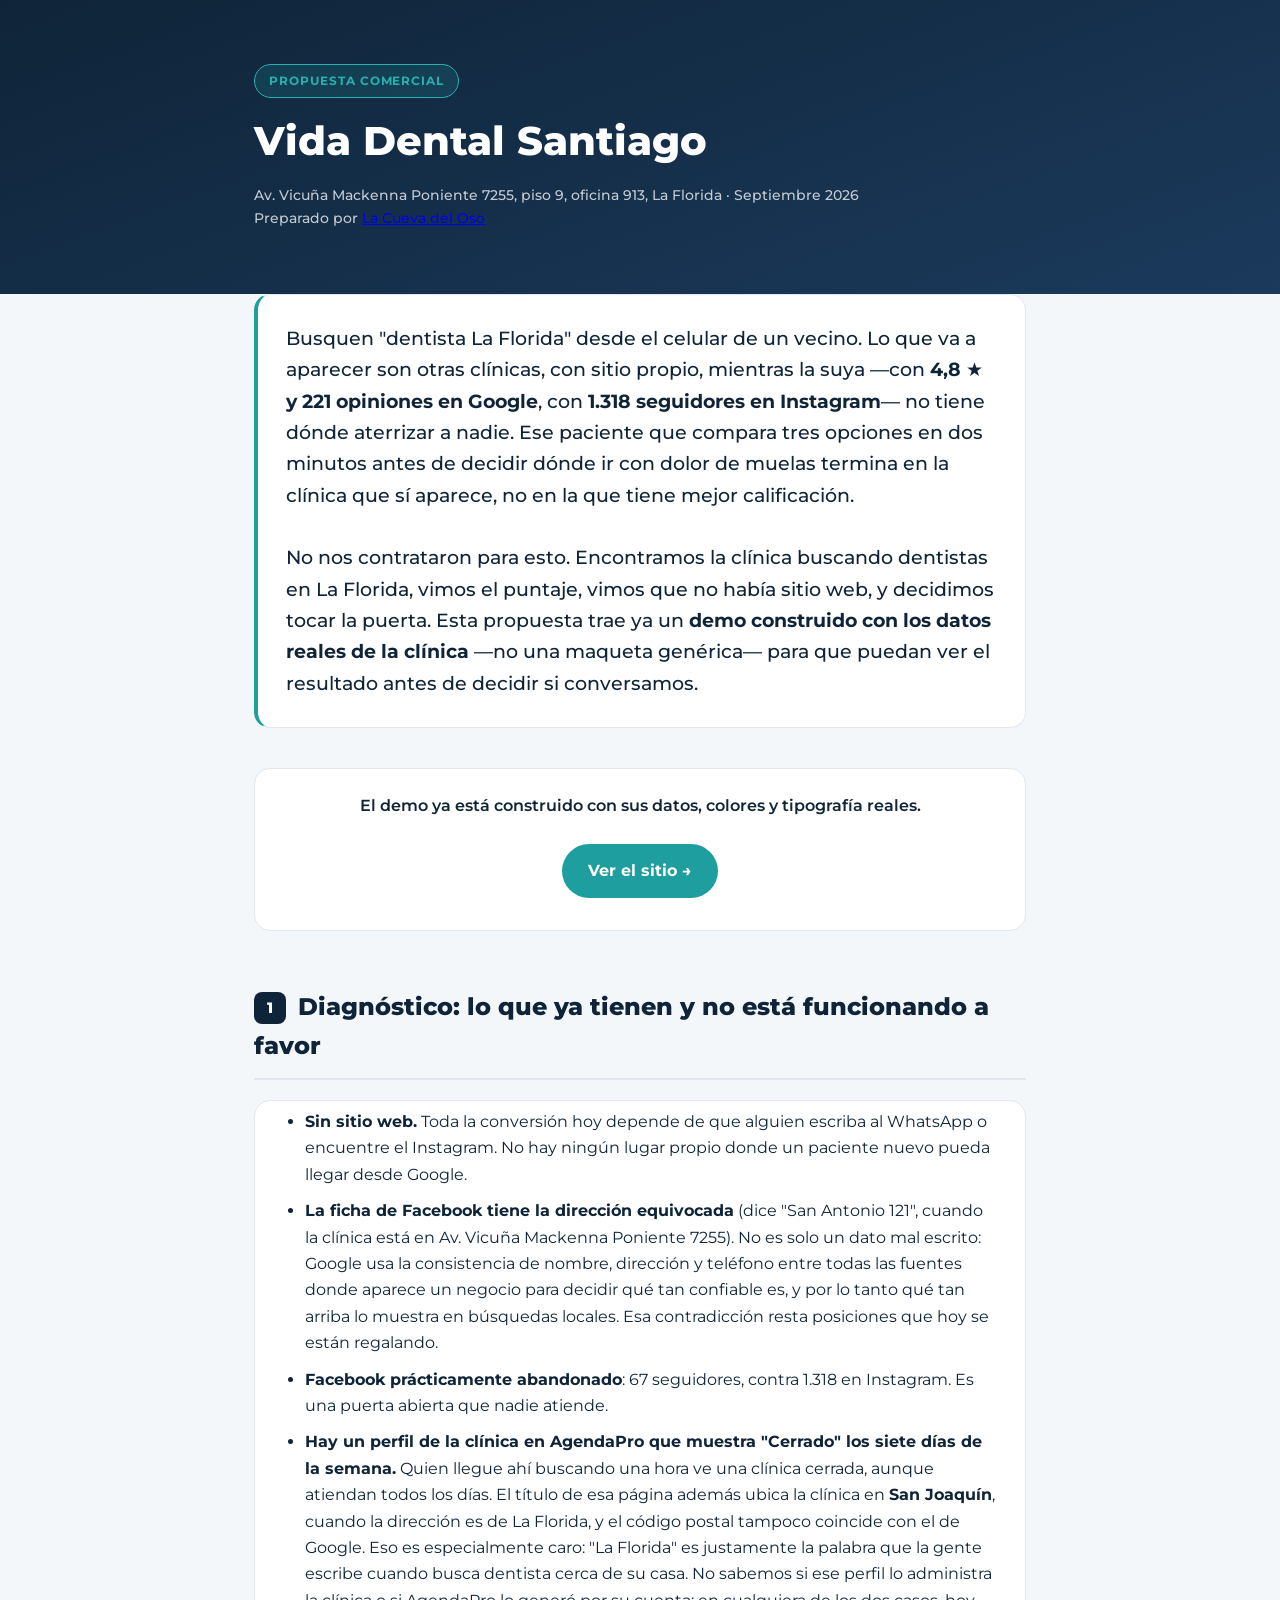
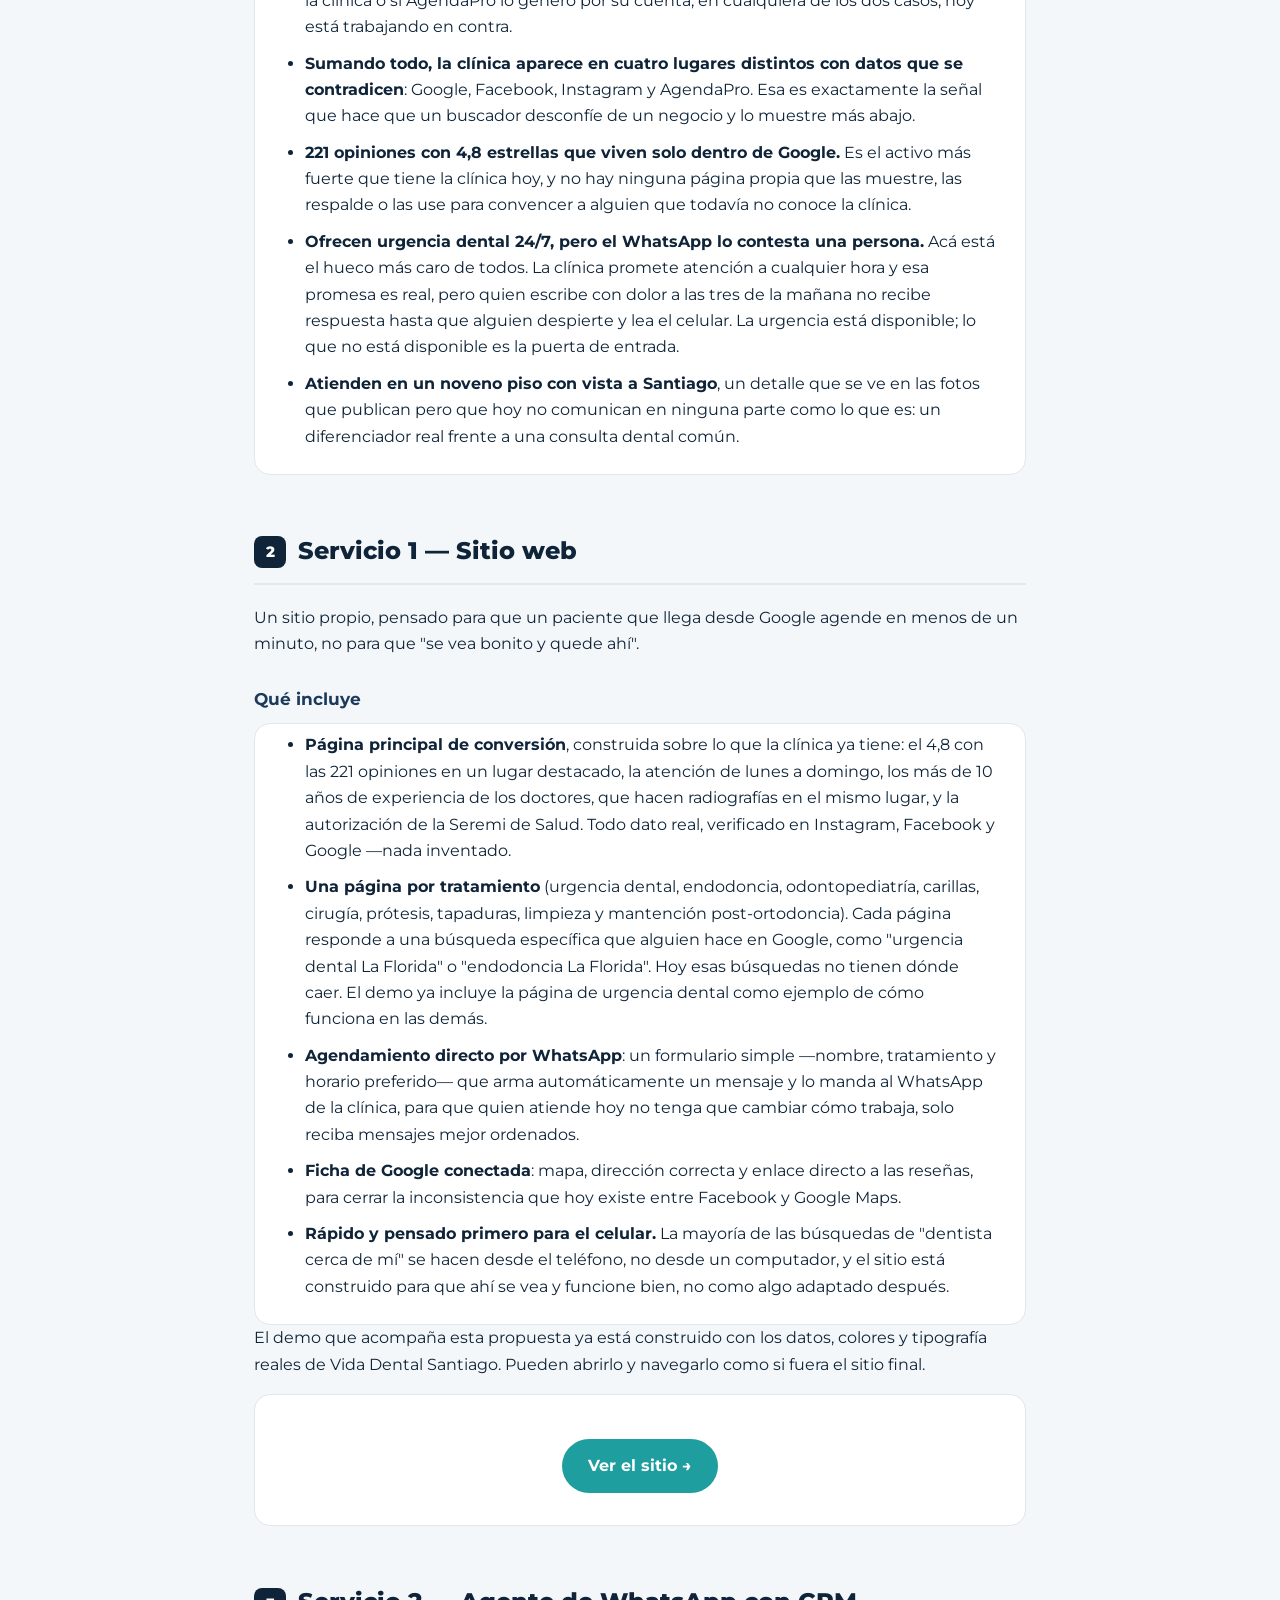
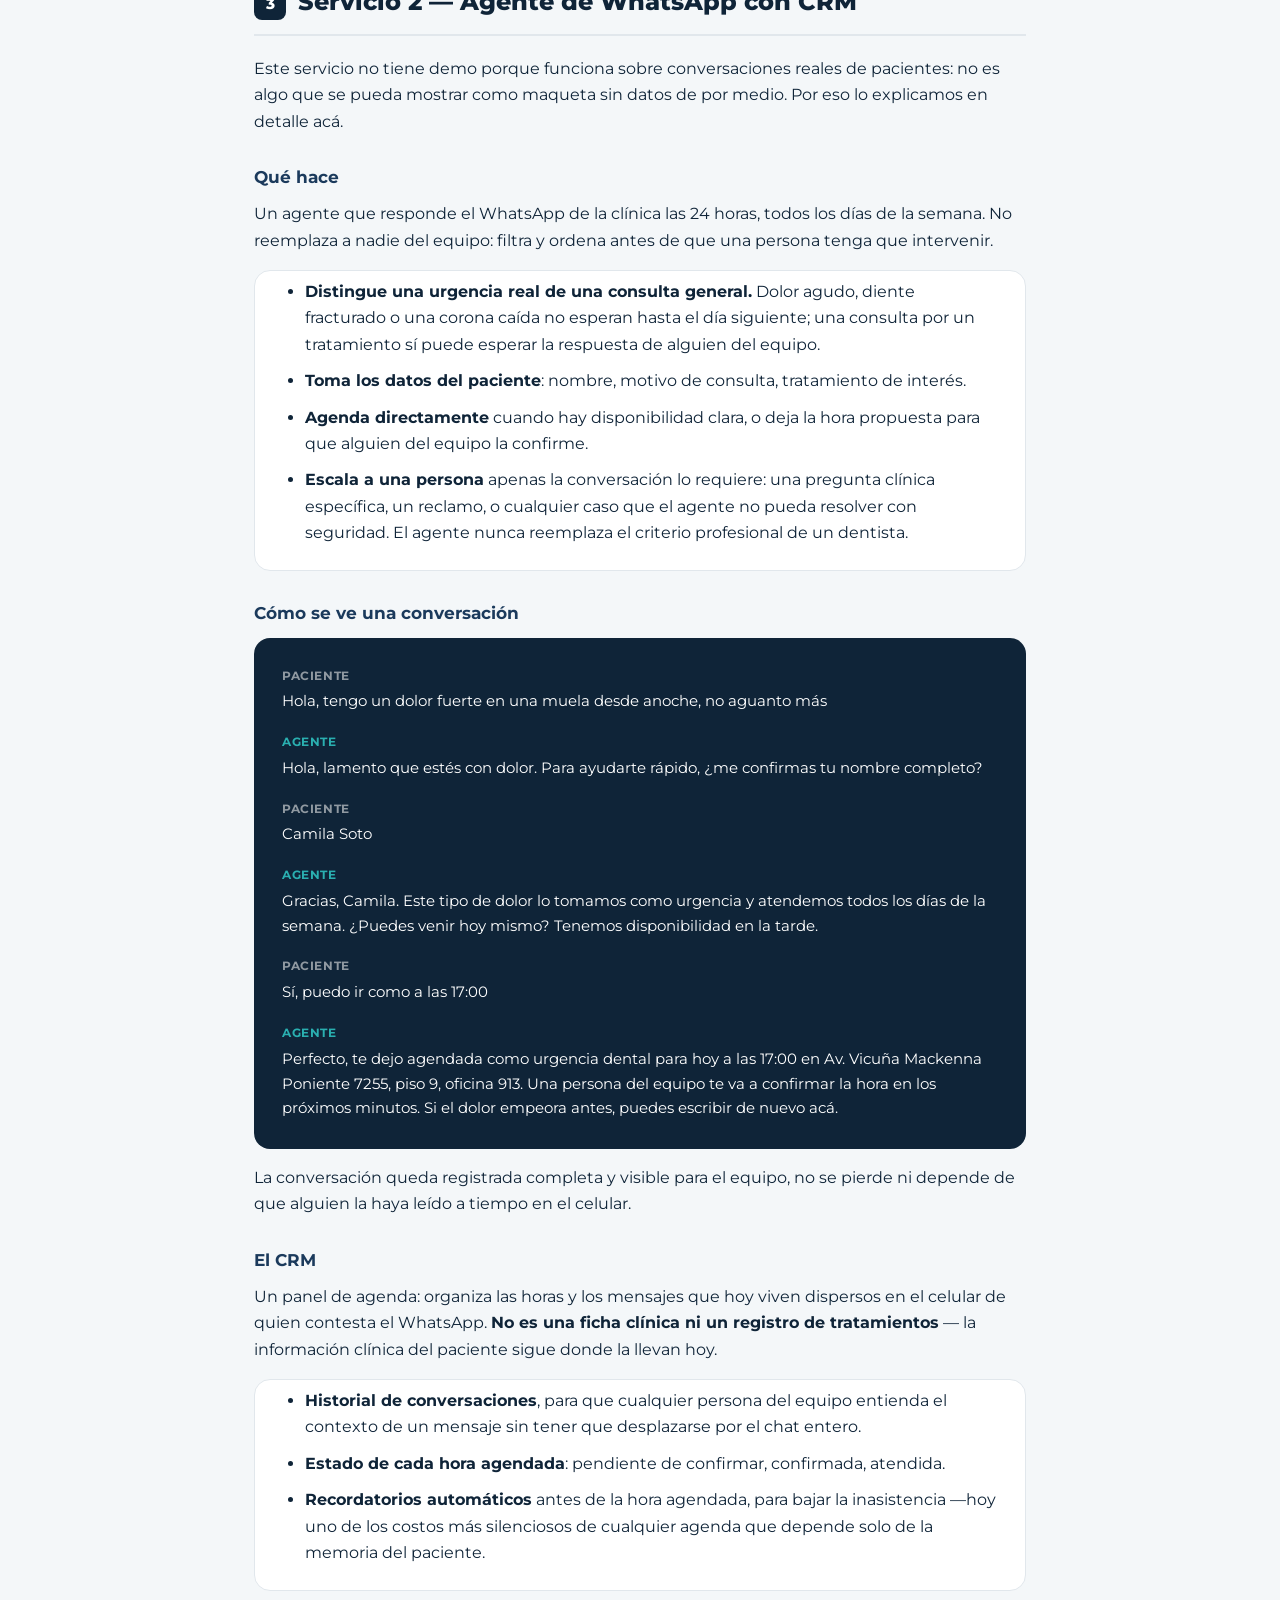
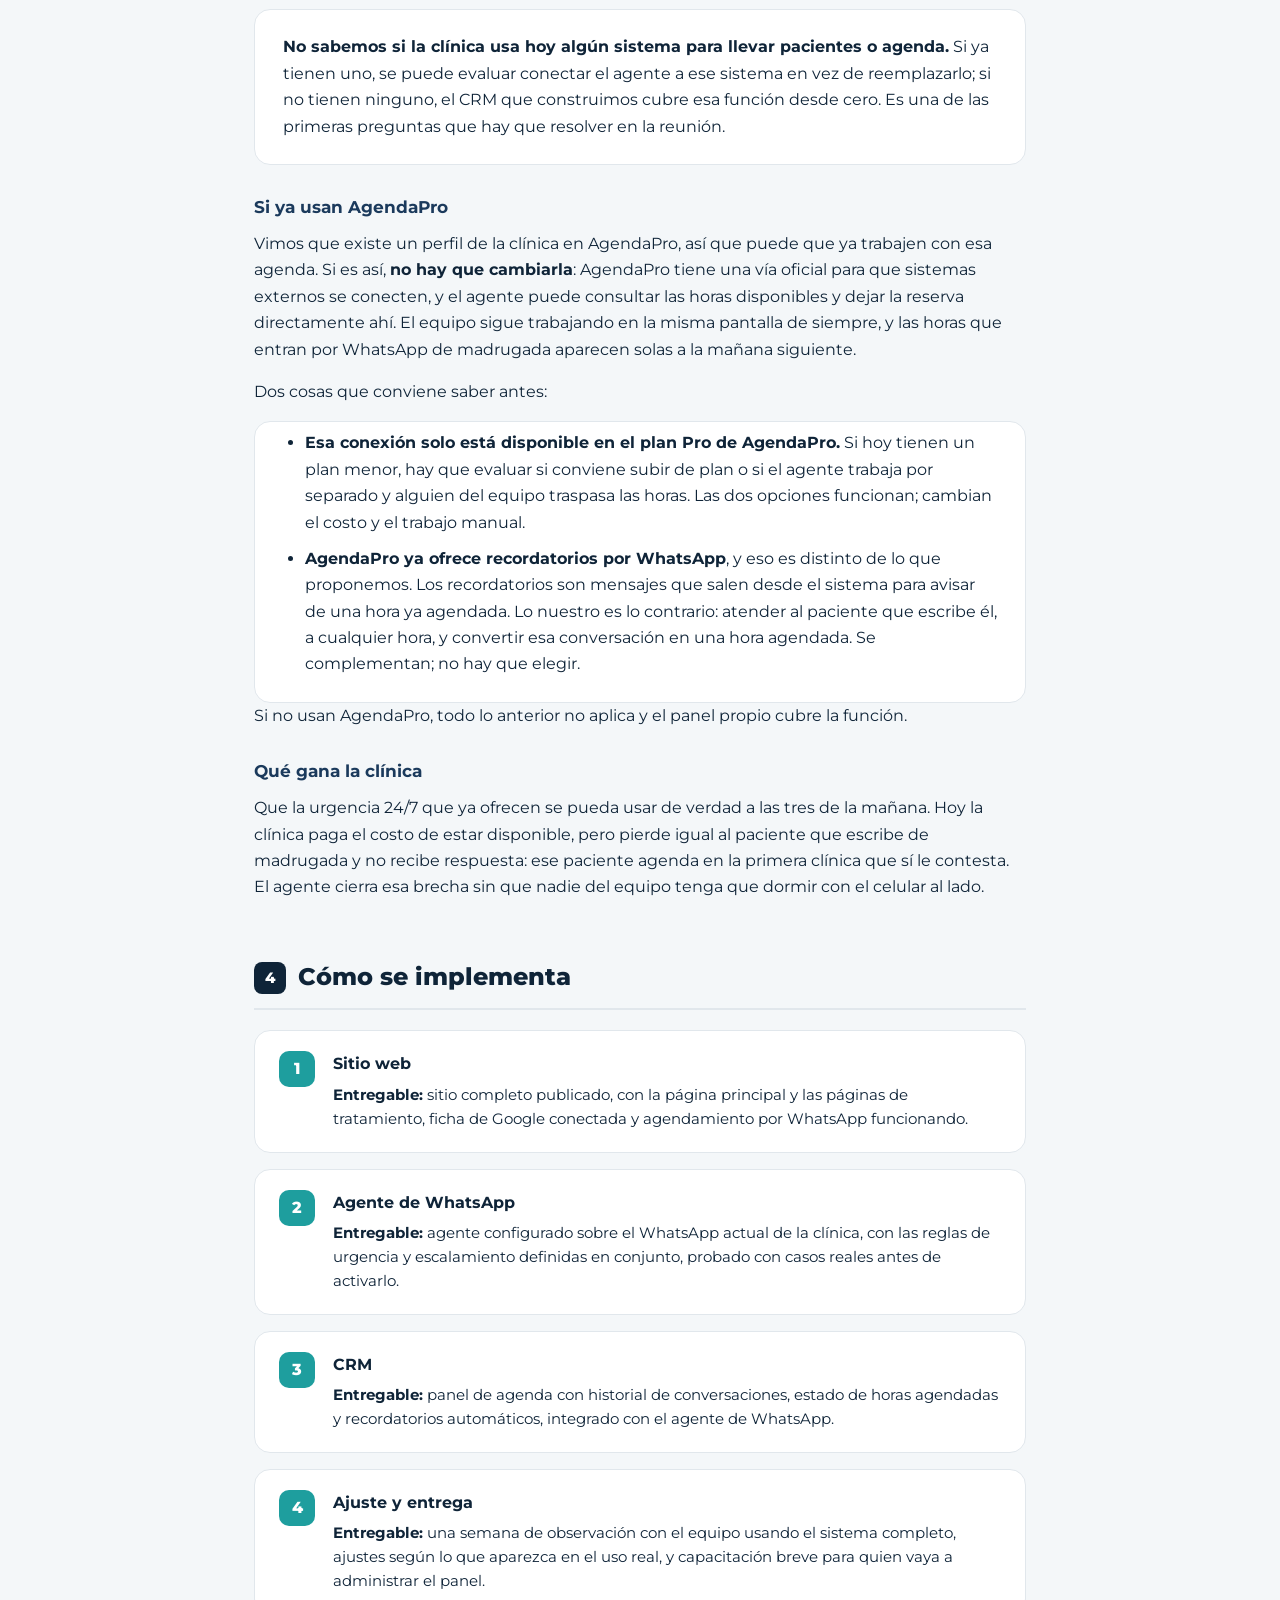
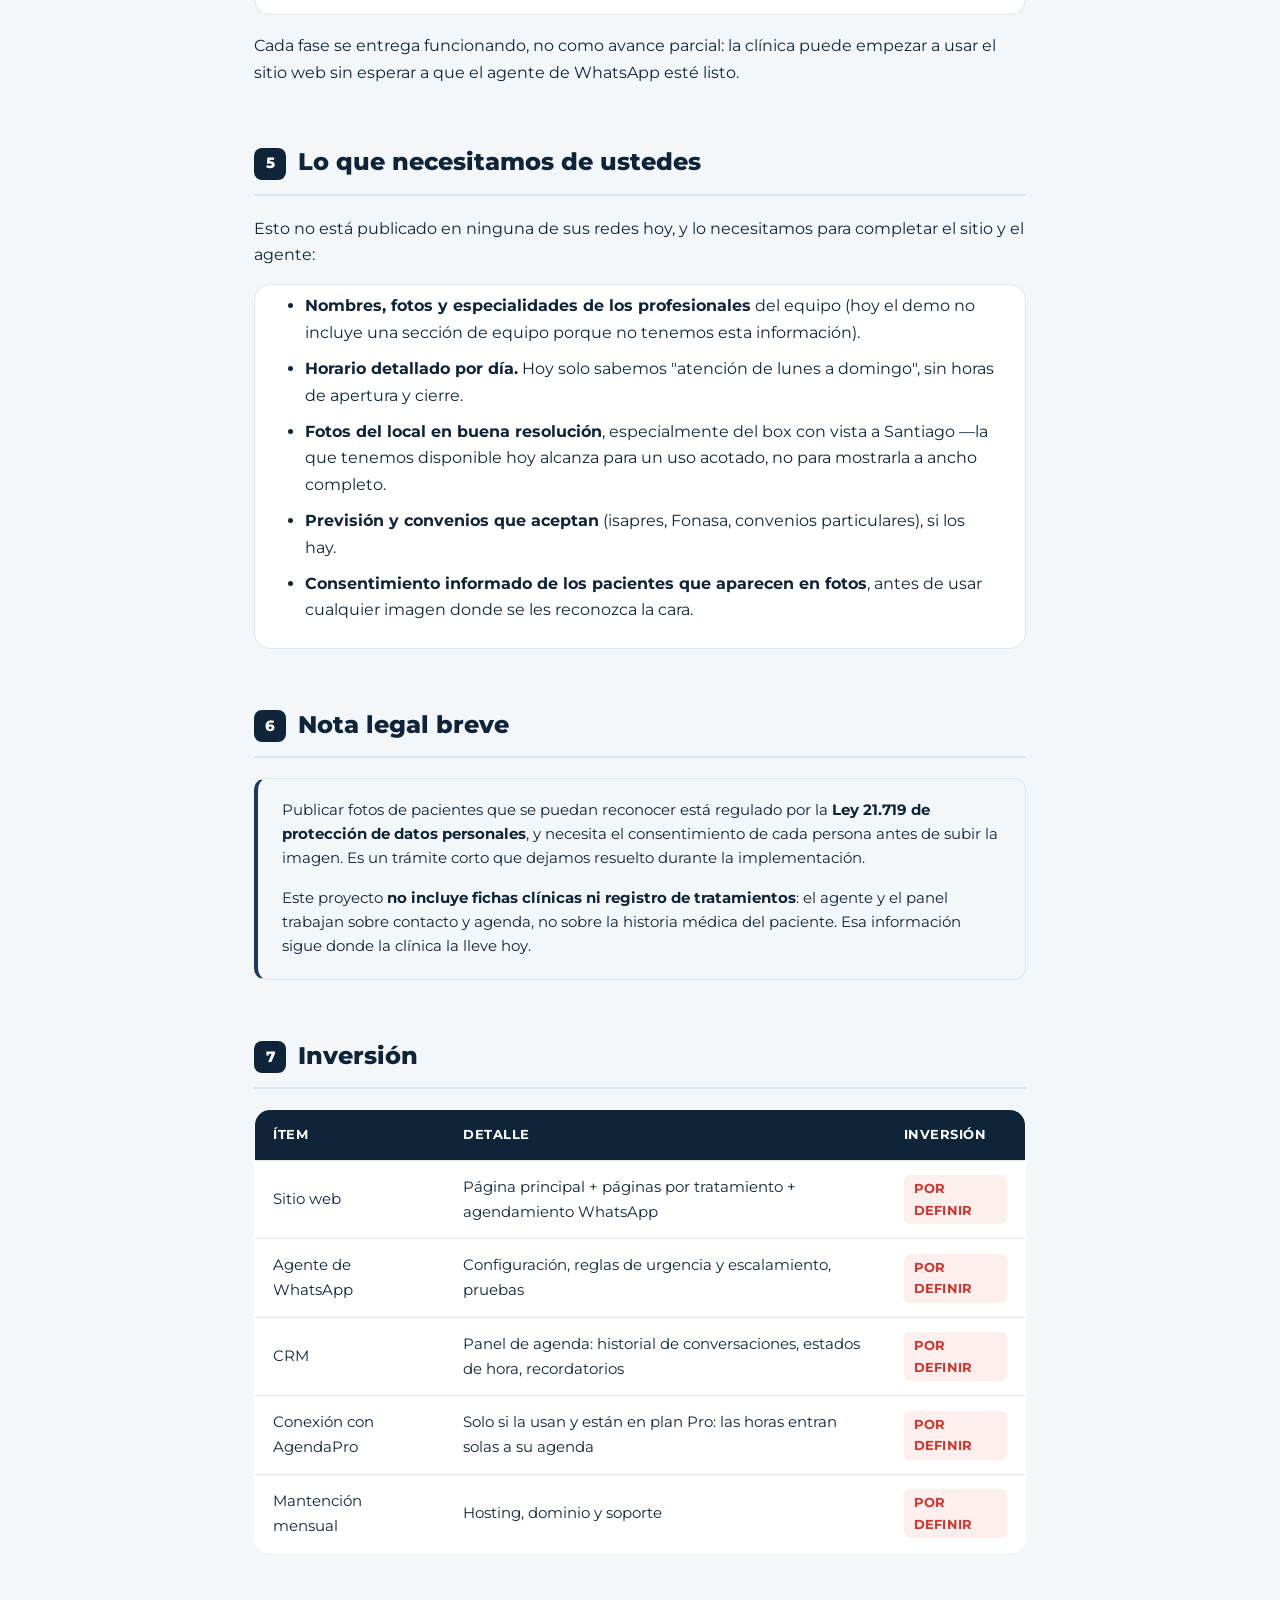
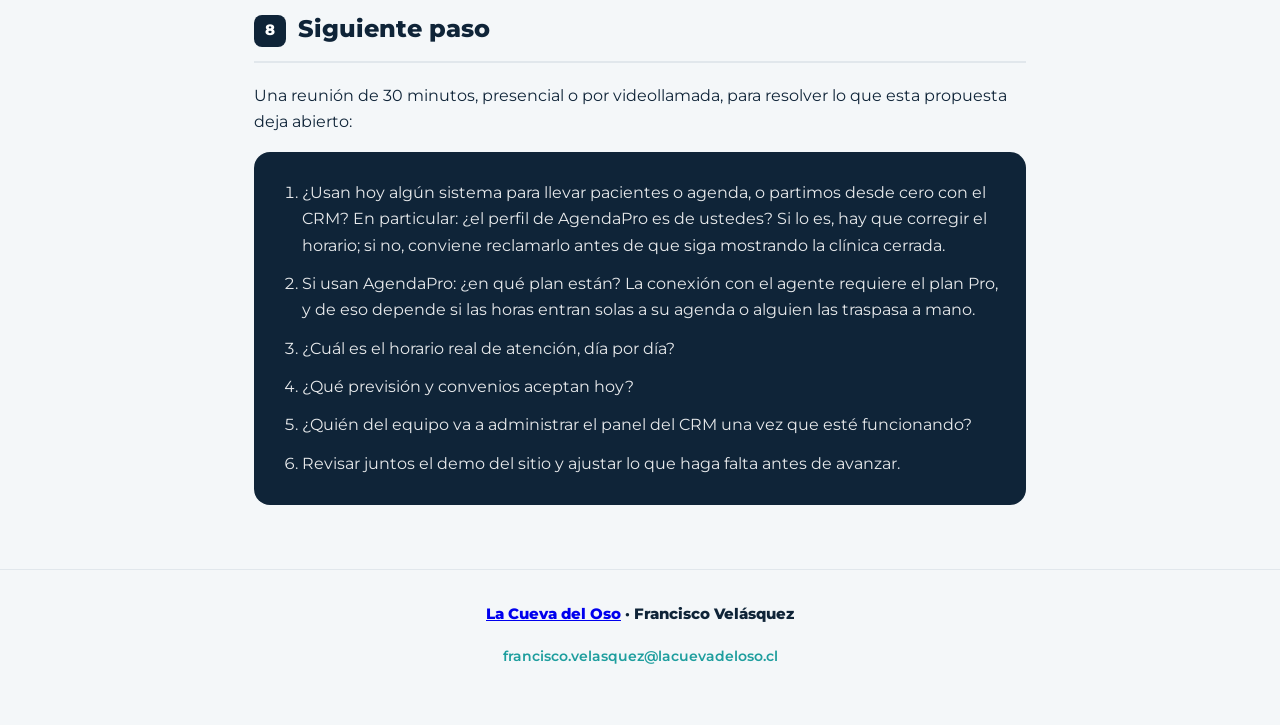
<file: propuesta.html>
<!DOCTYPE html>
<html lang="es">
<head>
<meta charset="UTF-8">
<meta name="viewport" content="width=device-width, initial-scale=1.0">
<title>Propuesta — Vida Dental Santiago</title>
<link rel="preconnect" href="https://fonts.googleapis.com">
<link rel="preconnect" href="https://fonts.gstatic.com" crossorigin>
<link href="https://fonts.googleapis.com/css2?family=Montserrat:wght@400;500;600;700;800&display=swap" rel="stylesheet">
<style>
  :root {
    --marino: #0F2438;
    --marino-medio: #1B3A5C;
    --turquesa: #1E9E9E;
    --turquesa-claro: #2AAFB0;
    --rojo-urgencia: #D0342C;
    --gris: #9099A1;
    --hueso: #F4F7F9;
    --blanco: #FFFFFF;
    --borde: #E1E7EC;
  }

  * { box-sizing: border-box; }

  body {
    margin: 0;
    font-family: 'Montserrat', 'Segoe UI', system-ui, sans-serif;
    color: var(--marino);
    background: var(--hueso);
    line-height: 1.65;
    font-size: 16px;
  }

  .wrap {
    max-width: 820px;
    margin: 0 auto;
    padding: 0 24px;
  }

  header.portada {
    background: linear-gradient(160deg, var(--marino) 0%, var(--marino-medio) 100%);
    color: var(--blanco);
    padding: 64px 0 48px;
  }

  header.portada .wrap { display: flex; flex-direction: column; gap: 18px; }

  .etiqueta {
    display: inline-block;
    align-self: flex-start;
    background: rgba(30, 158, 158, 0.18);
    border: 1px solid var(--turquesa-claro);
    color: var(--turquesa-claro);
    font-size: 12px;
    font-weight: 700;
    letter-spacing: 0.08em;
    text-transform: uppercase;
    padding: 6px 14px;
    border-radius: 999px;
  }

  header.portada h1 {
    font-size: clamp(28px, 5vw, 40px);
    font-weight: 800;
    margin: 0;
    line-height: 1.25;
  }

  header.portada .meta {
    color: rgba(255,255,255,0.75);
    font-size: 14px;
    font-weight: 500;
  }

  main { padding: 48px 0 24px; }

  .lead {
    font-size: 19px;
    font-weight: 500;
    color: var(--marino);
    background: var(--blanco);
    border: 1px solid var(--borde);
    border-left: 4px solid var(--turquesa);
    border-radius: 16px;
    padding: 28px 28px;
    margin: 0 0 40px;
  }

  .lead strong { color: var(--marino); }

  .cta-demo {
    display: inline-flex;
    align-items: center;
    gap: 8px;
    background: var(--turquesa);
    color: var(--blanco);
    font-weight: 700;
    text-decoration: none;
    padding: 14px 26px;
    border-radius: 999px;
    margin: 20px 0 8px;
    transition: transform 0.2s ease, background 0.2s ease;
  }
  .cta-demo:hover { background: var(--turquesa-claro); transform: translateY(-1px); }

  section { margin: 56px 0; }

  h2 {
    font-size: 24px;
    font-weight: 800;
    color: var(--marino);
    margin: 0 0 20px;
    padding-bottom: 12px;
    border-bottom: 2px solid var(--borde);
  }

  h2 .num {
    display: inline-flex;
    align-items: center;
    justify-content: center;
    width: 32px;
    height: 32px;
    background: var(--marino);
    color: var(--blanco);
    border-radius: 8px;
    font-size: 15px;
    margin-right: 12px;
    vertical-align: middle;
  }

  h3 {
    font-size: 17px;
    font-weight: 700;
    color: var(--marino-medio);
    margin: 28px 0 10px;
  }

  p { margin: 0 0 16px; color: var(--marino); }

  ul, ol { margin: 0 0 16px; padding-left: 22px; }
  li { margin-bottom: 10px; }

  strong { color: var(--marino); }

  .card {
    background: var(--blanco);
    border: 1px solid var(--borde);
    border-radius: 16px;
    padding: 24px 28px;
    margin: 18px 0;
  }

  .card-lista {
    background: var(--blanco);
    border: 1px solid var(--borde);
    border-radius: 16px;
    padding: 8px 28px 8px;
  }

  .demo-box {
    background: var(--blanco);
    border: 1px solid var(--borde);
    border-radius: 16px;
    padding: 24px 28px;
    text-align: center;
  }

  .conversacion {
    background: var(--marino);
    color: var(--hueso);
    border-radius: 16px;
    padding: 28px;
    font-size: 15px;
    overflow-x: auto;
  }

  .conversacion .linea { margin-bottom: 18px; }
  .conversacion .linea:last-child { margin-bottom: 0; }
  .conversacion .quien {
    display: block;
    font-weight: 700;
    font-size: 12px;
    letter-spacing: 0.05em;
    text-transform: uppercase;
    margin-bottom: 4px;
  }
  .conversacion .paciente .quien { color: var(--gris); }
  .conversacion .agente .quien { color: var(--turquesa-claro); }
  .conversacion .texto { margin: 0; color: var(--blanco); }

  table {
    width: 100%;
    border-collapse: collapse;
    background: var(--blanco);
    border-radius: 16px;
    overflow: hidden;
    border: 1px solid var(--borde);
  }

  th, td {
    text-align: left;
    padding: 14px 18px;
    border-bottom: 1px solid var(--borde);
    font-size: 15px;
  }

  th {
    background: var(--marino);
    color: var(--blanco);
    font-weight: 700;
    font-size: 13px;
    text-transform: uppercase;
    letter-spacing: 0.04em;
  }

  tr:last-child td { border-bottom: none; }

  .pordefinir {
    display: inline-block;
    background: rgba(208, 52, 44, 0.08);
    color: var(--rojo-urgencia);
    font-weight: 700;
    font-size: 13px;
    padding: 3px 10px;
    border-radius: 6px;
    letter-spacing: 0.02em;
  }

  .nota-legal {
    background: var(--hueso);
    border: 1px solid var(--borde);
    border-left: 4px solid var(--marino-medio);
    border-radius: 12px;
    padding: 20px 24px;
    font-size: 14.5px;
    color: var(--marino-medio);
  }

  .fases {
    display: grid;
    gap: 16px;
  }

  .fase {
    background: var(--blanco);
    border: 1px solid var(--borde);
    border-radius: 16px;
    padding: 20px 24px;
    display: flex;
    gap: 18px;
    align-items: flex-start;
  }

  .fase .num-fase {
    flex-shrink: 0;
    width: 36px;
    height: 36px;
    border-radius: 10px;
    background: var(--turquesa);
    color: var(--blanco);
    font-weight: 800;
    display: flex;
    align-items: center;
    justify-content: center;
  }

  .fase h4 { margin: 0 0 6px; font-size: 16px; color: var(--marino); }
  .fase p { margin: 0; font-size: 14.5px; }

  .preguntas {
    background: var(--marino);
    color: var(--hueso);
    border-radius: 16px;
    padding: 28px;
  }
  .preguntas ol { padding-left: 20px; margin: 0; }
  .preguntas li { color: rgba(255,255,255,0.9); margin-bottom: 12px; }
  .preguntas li:last-child { margin-bottom: 0; }

  footer {
    border-top: 1px solid var(--borde);
    margin-top: 64px;
    padding: 32px 0 56px;
    text-align: center;
  }

  footer .firma {
    font-weight: 800;
    color: var(--marino);
    font-size: 15px;
  }

  footer .contacto {
    color: var(--turquesa);
    font-weight: 600;
    font-size: 14px;
    text-decoration: none;
  }

  code {
    background: var(--hueso);
    border: 1px solid var(--borde);
    border-radius: 4px;
    padding: 1px 6px;
    font-size: 13px;
  }

  @media (max-width: 600px) {
    header.portada { padding: 48px 0 36px; }
    main { padding: 36px 0 16px; }
    section { margin: 40px 0; }
    .lead, .card, .demo-box { padding: 20px; }
    table, th, td { font-size: 13.5px; }
    th, td { padding: 10px 12px; }
  }
</style>
</head>
<body>

<header class="portada">
  <div class="wrap">
    <span class="etiqueta">Propuesta comercial</span>
    <h1>Vida Dental Santiago</h1>
    <p class="meta">Av. Vicuña Mackenna Poniente 7255, piso 9, oficina 913, La Florida · Septiembre 2026<br>Preparado por <a href="https://lacuevadeloso.cl" target="_blank" rel="noopener">La Cueva del Oso</a></p>
  </div>
</header>

<main class="wrap">

  <p class="lead">
    Busquen "dentista La Florida" desde el celular de un vecino. Lo que va a aparecer son otras
    clínicas, con sitio propio, mientras la suya &mdash;con <strong>4,8&nbsp;★ y 221 opiniones en
    Google</strong>, con <strong>1.318 seguidores en Instagram</strong>&mdash; no tiene dónde aterrizar
    a nadie. Ese paciente que compara tres opciones en dos minutos antes de decidir dónde ir con dolor
    de muelas termina en la clínica que sí aparece, no en la que tiene mejor calificación.
    <br><br>
    No nos contrataron para esto. Encontramos la clínica buscando dentistas en La Florida, vimos el
    puntaje, vimos que no había sitio web, y decidimos tocar la puerta. Esta propuesta trae ya un
    <strong>demo construido con los datos reales de la clínica</strong> &mdash;no una maqueta
    genérica&mdash; para que puedan ver el resultado antes de decidir si conversamos.
  </p>

  <div class="demo-box">
    <p style="margin-bottom:4px; font-weight:600;">El demo ya está construido con sus datos, colores y tipografía reales.</p>
    <a class="cta-demo" href="index.html">Ver el sitio &rarr;</a>
  </div>

  <section>
    <h2><span class="num">1</span>Diagnóstico: lo que ya tienen y no está funcionando a favor</h2>
    <div class="card-lista">
      <ul>
        <li><strong>Sin sitio web.</strong> Toda la conversión hoy depende de que alguien escriba al WhatsApp o encuentre el Instagram. No hay ningún lugar propio donde un paciente nuevo pueda llegar desde Google.</li>
        <li><strong>La ficha de Facebook tiene la dirección equivocada</strong> (dice "San Antonio 121", cuando la clínica está en Av. Vicuña Mackenna Poniente 7255). No es solo un dato mal escrito: Google usa la consistencia de nombre, dirección y teléfono entre todas las fuentes donde aparece un negocio para decidir qué tan confiable es, y por lo tanto qué tan arriba lo muestra en búsquedas locales. Esa contradicción resta posiciones que hoy se están regalando.</li>
        <li><strong>Facebook prácticamente abandonado</strong>: 67 seguidores, contra 1.318 en Instagram. Es una puerta abierta que nadie atiende.</li>
        <li><strong>Hay un perfil de la clínica en AgendaPro que muestra "Cerrado" los siete días de la semana.</strong> Quien llegue ahí buscando una hora ve una clínica cerrada, aunque atiendan todos los días. El título de esa página además ubica la clínica en <strong>San Joaquín</strong>, cuando la dirección es de La Florida, y el código postal tampoco coincide con el de Google. Eso es especialmente caro: "La Florida" es justamente la palabra que la gente escribe cuando busca dentista cerca de su casa. No sabemos si ese perfil lo administra la clínica o si AgendaPro lo generó por su cuenta; en cualquiera de los dos casos, hoy está trabajando en contra.</li>
        <li><strong>Sumando todo, la clínica aparece en cuatro lugares distintos con datos que se contradicen</strong>: Google, Facebook, Instagram y AgendaPro. Esa es exactamente la señal que hace que un buscador desconfíe de un negocio y lo muestre más abajo.</li>
        <li><strong>221 opiniones con 4,8 estrellas que viven solo dentro de Google.</strong> Es el activo más fuerte que tiene la clínica hoy, y no hay ninguna página propia que las muestre, las respalde o las use para convencer a alguien que todavía no conoce la clínica.</li>
        <li><strong>Ofrecen urgencia dental 24/7, pero el WhatsApp lo contesta una persona.</strong> Acá está el hueco más caro de todos. La clínica promete atención a cualquier hora y esa promesa es real, pero quien escribe con dolor a las tres de la mañana no recibe respuesta hasta que alguien despierte y lea el celular. La urgencia está disponible; lo que no está disponible es la puerta de entrada.</li>
        <li><strong>Atienden en un noveno piso con vista a Santiago</strong>, un detalle que se ve en las fotos que publican pero que hoy no comunican en ninguna parte como lo que es: un diferenciador real frente a una consulta dental común.</li>
      </ul>
    </div>
  </section>

  <section>
    <h2><span class="num">2</span>Servicio 1 &mdash; Sitio web</h2>
    <p>Un sitio propio, pensado para que un paciente que llega desde Google agende en menos de un minuto, no para que "se vea bonito y quede ahí".</p>

    <h3>Qué incluye</h3>
    <div class="card-lista">
      <ul>
        <li><strong>Página principal de conversión</strong>, construida sobre lo que la clínica ya tiene: el 4,8 con las 221 opiniones en un lugar destacado, la atención de lunes a domingo, los más de 10 años de experiencia de los doctores, que hacen radiografías en el mismo lugar, y la autorización de la Seremi de Salud. Todo dato real, verificado en Instagram, Facebook y Google &mdash;nada inventado.</li>
        <li><strong>Una página por tratamiento</strong> (urgencia dental, endodoncia, odontopediatría, carillas, cirugía, prótesis, tapaduras, limpieza y mantención post-ortodoncia). Cada página responde a una búsqueda específica que alguien hace en Google, como "urgencia dental La Florida" o "endodoncia La Florida". Hoy esas búsquedas no tienen dónde caer. El demo ya incluye la página de urgencia dental como ejemplo de cómo funciona en las demás.</li>
        <li><strong>Agendamiento directo por WhatsApp</strong>: un formulario simple &mdash;nombre, tratamiento y horario preferido&mdash; que arma automáticamente un mensaje y lo manda al WhatsApp de la clínica, para que quien atiende hoy no tenga que cambiar cómo trabaja, solo reciba mensajes mejor ordenados.</li>
        <li><strong>Ficha de Google conectada</strong>: mapa, dirección correcta y enlace directo a las reseñas, para cerrar la inconsistencia que hoy existe entre Facebook y Google Maps.</li>
        <li><strong>Rápido y pensado primero para el celular.</strong> La mayoría de las búsquedas de "dentista cerca de mí" se hacen desde el teléfono, no desde un computador, y el sitio está construido para que ahí se vea y funcione bien, no como algo adaptado después.</li>
      </ul>
    </div>
    <p>El demo que acompaña esta propuesta ya está construido con los datos, colores y tipografía reales de Vida Dental Santiago. Pueden abrirlo y navegarlo como si fuera el sitio final.</p>
    <div class="demo-box">
      <a class="cta-demo" href="index.html">Ver el sitio &rarr;</a>
    </div>
  </section>

  <section>
    <h2><span class="num">3</span>Servicio 2 &mdash; Agente de WhatsApp con CRM</h2>
    <p>Este servicio no tiene demo porque funciona sobre conversaciones reales de pacientes: no es algo que se pueda mostrar como maqueta sin datos de por medio. Por eso lo explicamos en detalle acá.</p>

    <h3>Qué hace</h3>
    <p>Un agente que responde el WhatsApp de la clínica las 24 horas, todos los días de la semana. No reemplaza a nadie del equipo: filtra y ordena antes de que una persona tenga que intervenir.</p>
    <div class="card-lista">
      <ul>
        <li><strong>Distingue una urgencia real de una consulta general.</strong> Dolor agudo, diente fracturado o una corona caída no esperan hasta el día siguiente; una consulta por un tratamiento sí puede esperar la respuesta de alguien del equipo.</li>
        <li><strong>Toma los datos del paciente</strong>: nombre, motivo de consulta, tratamiento de interés.</li>
        <li><strong>Agenda directamente</strong> cuando hay disponibilidad clara, o deja la hora propuesta para que alguien del equipo la confirme.</li>
        <li><strong>Escala a una persona</strong> apenas la conversación lo requiere: una pregunta clínica específica, un reclamo, o cualquier caso que el agente no pueda resolver con seguridad. El agente nunca reemplaza el criterio profesional de un dentista.</li>
      </ul>
    </div>

    <h3>Cómo se ve una conversación</h3>
    <div class="conversacion">
      <div class="linea paciente">
        <span class="quien">Paciente</span>
        <p class="texto">Hola, tengo un dolor fuerte en una muela desde anoche, no aguanto más</p>
      </div>
      <div class="linea agente">
        <span class="quien">Agente</span>
        <p class="texto">Hola, lamento que estés con dolor. Para ayudarte rápido, ¿me confirmas tu nombre completo?</p>
      </div>
      <div class="linea paciente">
        <span class="quien">Paciente</span>
        <p class="texto">Camila Soto</p>
      </div>
      <div class="linea agente">
        <span class="quien">Agente</span>
        <p class="texto">Gracias, Camila. Este tipo de dolor lo tomamos como urgencia y atendemos todos los días de la semana. ¿Puedes venir hoy mismo? Tenemos disponibilidad en la tarde.</p>
      </div>
      <div class="linea paciente">
        <span class="quien">Paciente</span>
        <p class="texto">Sí, puedo ir como a las 17:00</p>
      </div>
      <div class="linea agente">
        <span class="quien">Agente</span>
        <p class="texto">Perfecto, te dejo agendada como urgencia dental para hoy a las 17:00 en Av. Vicuña Mackenna Poniente 7255, piso 9, oficina 913. Una persona del equipo te va a confirmar la hora en los próximos minutos. Si el dolor empeora antes, puedes escribir de nuevo acá.</p>
      </div>
    </div>
    <p style="margin-top:16px;">La conversación queda registrada completa y visible para el equipo, no se pierde ni depende de que alguien la haya leído a tiempo en el celular.</p>

    <h3>El CRM</h3>
    <p>Un panel de agenda: organiza las horas y los mensajes que hoy viven dispersos en el celular de quien contesta el WhatsApp. <strong>No es una ficha clínica ni un registro de tratamientos</strong> &mdash; la información clínica del paciente sigue donde la llevan hoy.</p>
    <div class="card-lista">
      <ul>
        <li><strong>Historial de conversaciones</strong>, para que cualquier persona del equipo entienda el contexto de un mensaje sin tener que desplazarse por el chat entero.</li>
        <li><strong>Estado de cada hora agendada</strong>: pendiente de confirmar, confirmada, atendida.</li>
        <li><strong>Recordatorios automáticos</strong> antes de la hora agendada, para bajar la inasistencia &mdash;hoy uno de los costos más silenciosos de cualquier agenda que depende solo de la memoria del paciente.</li>
      </ul>
    </div>
    <div class="card">
      <p style="margin:0;"><strong>No sabemos si la clínica usa hoy algún sistema para llevar pacientes o agenda.</strong> Si ya tienen uno, se puede evaluar conectar el agente a ese sistema en vez de reemplazarlo; si no tienen ninguno, el CRM que construimos cubre esa función desde cero. Es una de las primeras preguntas que hay que resolver en la reunión.</p>
    </div>

    <h3>Si ya usan AgendaPro</h3>
    <p>Vimos que existe un perfil de la clínica en AgendaPro, así que puede que ya trabajen con esa agenda. Si es así, <strong>no hay que cambiarla</strong>: AgendaPro tiene una vía oficial para que sistemas externos se conecten, y el agente puede consultar las horas disponibles y dejar la reserva directamente ahí. El equipo sigue trabajando en la misma pantalla de siempre, y las horas que entran por WhatsApp de madrugada aparecen solas a la mañana siguiente.</p>
    <p>Dos cosas que conviene saber antes:</p>
    <div class="card-lista">
      <ul>
        <li><strong>Esa conexión solo está disponible en el plan Pro de AgendaPro.</strong> Si hoy tienen un plan menor, hay que evaluar si conviene subir de plan o si el agente trabaja por separado y alguien del equipo traspasa las horas. Las dos opciones funcionan; cambian el costo y el trabajo manual.</li>
        <li><strong>AgendaPro ya ofrece recordatorios por WhatsApp</strong>, y eso es distinto de lo que proponemos. Los recordatorios son mensajes que salen desde el sistema para avisar de una hora ya agendada. Lo nuestro es lo contrario: atender al paciente que escribe él, a cualquier hora, y convertir esa conversación en una hora agendada. Se complementan; no hay que elegir.</li>
      </ul>
    </div>
    <p>Si no usan AgendaPro, todo lo anterior no aplica y el panel propio cubre la función.</p>

    <h3>Qué gana la clínica</h3>
    <p>Que la urgencia 24/7 que ya ofrecen se pueda usar de verdad a las tres de la mañana. Hoy la clínica paga el costo de estar disponible, pero pierde igual al paciente que escribe de madrugada y no recibe respuesta: ese paciente agenda en la primera clínica que sí le contesta. El agente cierra esa brecha sin que nadie del equipo tenga que dormir con el celular al lado.</p>
  </section>

  <section>
    <h2><span class="num">4</span>Cómo se implementa</h2>
    <div class="fases">
      <div class="fase">
        <div class="num-fase">1</div>
        <div>
          <h4>Sitio web</h4>
          <p><strong>Entregable:</strong> sitio completo publicado, con la página principal y las páginas de tratamiento, ficha de Google conectada y agendamiento por WhatsApp funcionando.</p>
        </div>
      </div>
      <div class="fase">
        <div class="num-fase">2</div>
        <div>
          <h4>Agente de WhatsApp</h4>
          <p><strong>Entregable:</strong> agente configurado sobre el WhatsApp actual de la clínica, con las reglas de urgencia y escalamiento definidas en conjunto, probado con casos reales antes de activarlo.</p>
        </div>
      </div>
      <div class="fase">
        <div class="num-fase">3</div>
        <div>
          <h4>CRM</h4>
          <p><strong>Entregable:</strong> panel de agenda con historial de conversaciones, estado de horas agendadas y recordatorios automáticos, integrado con el agente de WhatsApp.</p>
        </div>
      </div>
      <div class="fase">
        <div class="num-fase">4</div>
        <div>
          <h4>Ajuste y entrega</h4>
          <p><strong>Entregable:</strong> una semana de observación con el equipo usando el sistema completo, ajustes según lo que aparezca en el uso real, y capacitación breve para quien vaya a administrar el panel.</p>
        </div>
      </div>
    </div>
    <p style="margin-top:18px;">Cada fase se entrega funcionando, no como avance parcial: la clínica puede empezar a usar el sitio web sin esperar a que el agente de WhatsApp esté listo.</p>
  </section>

  <section>
    <h2><span class="num">5</span>Lo que necesitamos de ustedes</h2>
    <p>Esto no está publicado en ninguna de sus redes hoy, y lo necesitamos para completar el sitio y el agente:</p>
    <div class="card-lista">
      <ul>
        <li><strong>Nombres, fotos y especialidades de los profesionales</strong> del equipo (hoy el demo no incluye una sección de equipo porque no tenemos esta información).</li>
        <li><strong>Horario detallado por día.</strong> Hoy solo sabemos "atención de lunes a domingo", sin horas de apertura y cierre.</li>
        <li><strong>Fotos del local en buena resolución</strong>, especialmente del box con vista a Santiago &mdash;la que tenemos disponible hoy alcanza para un uso acotado, no para mostrarla a ancho completo.</li>
        <li><strong>Previsión y convenios que aceptan</strong> (isapres, Fonasa, convenios particulares), si los hay.</li>
        <li><strong>Consentimiento informado de los pacientes que aparecen en fotos</strong>, antes de usar cualquier imagen donde se les reconozca la cara.</li>
      </ul>
    </div>
  </section>

  <section>
    <h2><span class="num">6</span>Nota legal breve</h2>
    <div class="nota-legal">
      <p>Publicar fotos de pacientes que se puedan reconocer está regulado por la <strong>Ley 21.719 de protección de datos personales</strong>, y necesita el consentimiento de cada persona antes de subir la imagen. Es un trámite corto que dejamos resuelto durante la implementación.</p>
      <p style="margin:0;">Este proyecto <strong>no incluye fichas clínicas ni registro de tratamientos</strong>: el agente y el panel trabajan sobre contacto y agenda, no sobre la historia médica del paciente. Esa información sigue donde la clínica la lleve hoy.</p>
    </div>
  </section>

  <section>
    <h2><span class="num">7</span>Inversión</h2>
    <div style="overflow-x:auto;">
      <table>
        <thead>
          <tr><th>Ítem</th><th>Detalle</th><th>Inversión</th></tr>
        </thead>
        <tbody>
          <tr>
            <td>Sitio web</td>
            <td>Página principal + páginas por tratamiento + agendamiento WhatsApp</td>
            <td><span class="pordefinir">POR DEFINIR</span></td>
          </tr>
          <tr>
            <td>Agente de WhatsApp</td>
            <td>Configuración, reglas de urgencia y escalamiento, pruebas</td>
            <td><span class="pordefinir">POR DEFINIR</span></td>
          </tr>
          <tr>
            <td>CRM</td>
            <td>Panel de agenda: historial de conversaciones, estados de hora, recordatorios</td>
            <td><span class="pordefinir">POR DEFINIR</span></td>
          </tr>
          <tr>
            <td>Conexión con AgendaPro</td>
            <td>Solo si la usan y están en plan Pro: las horas entran solas a su agenda</td>
            <td><span class="pordefinir">POR DEFINIR</span></td>
          </tr>
          <tr>
            <td>Mantención mensual</td>
            <td>Hosting, dominio y soporte</td>
            <td><span class="pordefinir">POR DEFINIR</span></td>
          </tr>
        </tbody>
      </table>
    </div>
  </section>

  <section>
    <h2><span class="num">8</span>Siguiente paso</h2>
    <p>Una reunión de 30 minutos, presencial o por videollamada, para resolver lo que esta propuesta deja abierto:</p>
    <div class="preguntas">
      <ol>
        <li>¿Usan hoy algún sistema para llevar pacientes o agenda, o partimos desde cero con el CRM? En particular: ¿el perfil de AgendaPro es de ustedes? Si lo es, hay que corregir el horario; si no, conviene reclamarlo antes de que siga mostrando la clínica cerrada.</li>
        <li>Si usan AgendaPro: ¿en qué plan están? La conexión con el agente requiere el plan Pro, y de eso depende si las horas entran solas a su agenda o alguien las traspasa a mano.</li>
        <li>¿Cuál es el horario real de atención, día por día?</li>
        <li>¿Qué previsión y convenios aceptan hoy?</li>
        <li>¿Quién del equipo va a administrar el panel del CRM una vez que esté funcionando?</li>
        <li>Revisar juntos el demo del sitio y ajustar lo que haga falta antes de avanzar.</li>
      </ol>
    </div>
  </section>

</main>

<footer>
  <div class="wrap">
    <p class="firma"><a href="https://lacuevadeloso.cl" target="_blank" rel="noopener">La Cueva del Oso</a> · Francisco Velásquez</p>
    <a class="contacto" href="mailto:francisco.velasquez@lacuevadeloso.cl">francisco.velasquez@lacuevadeloso.cl</a>
  </div>
</footer>

</body>
</html>
</file>
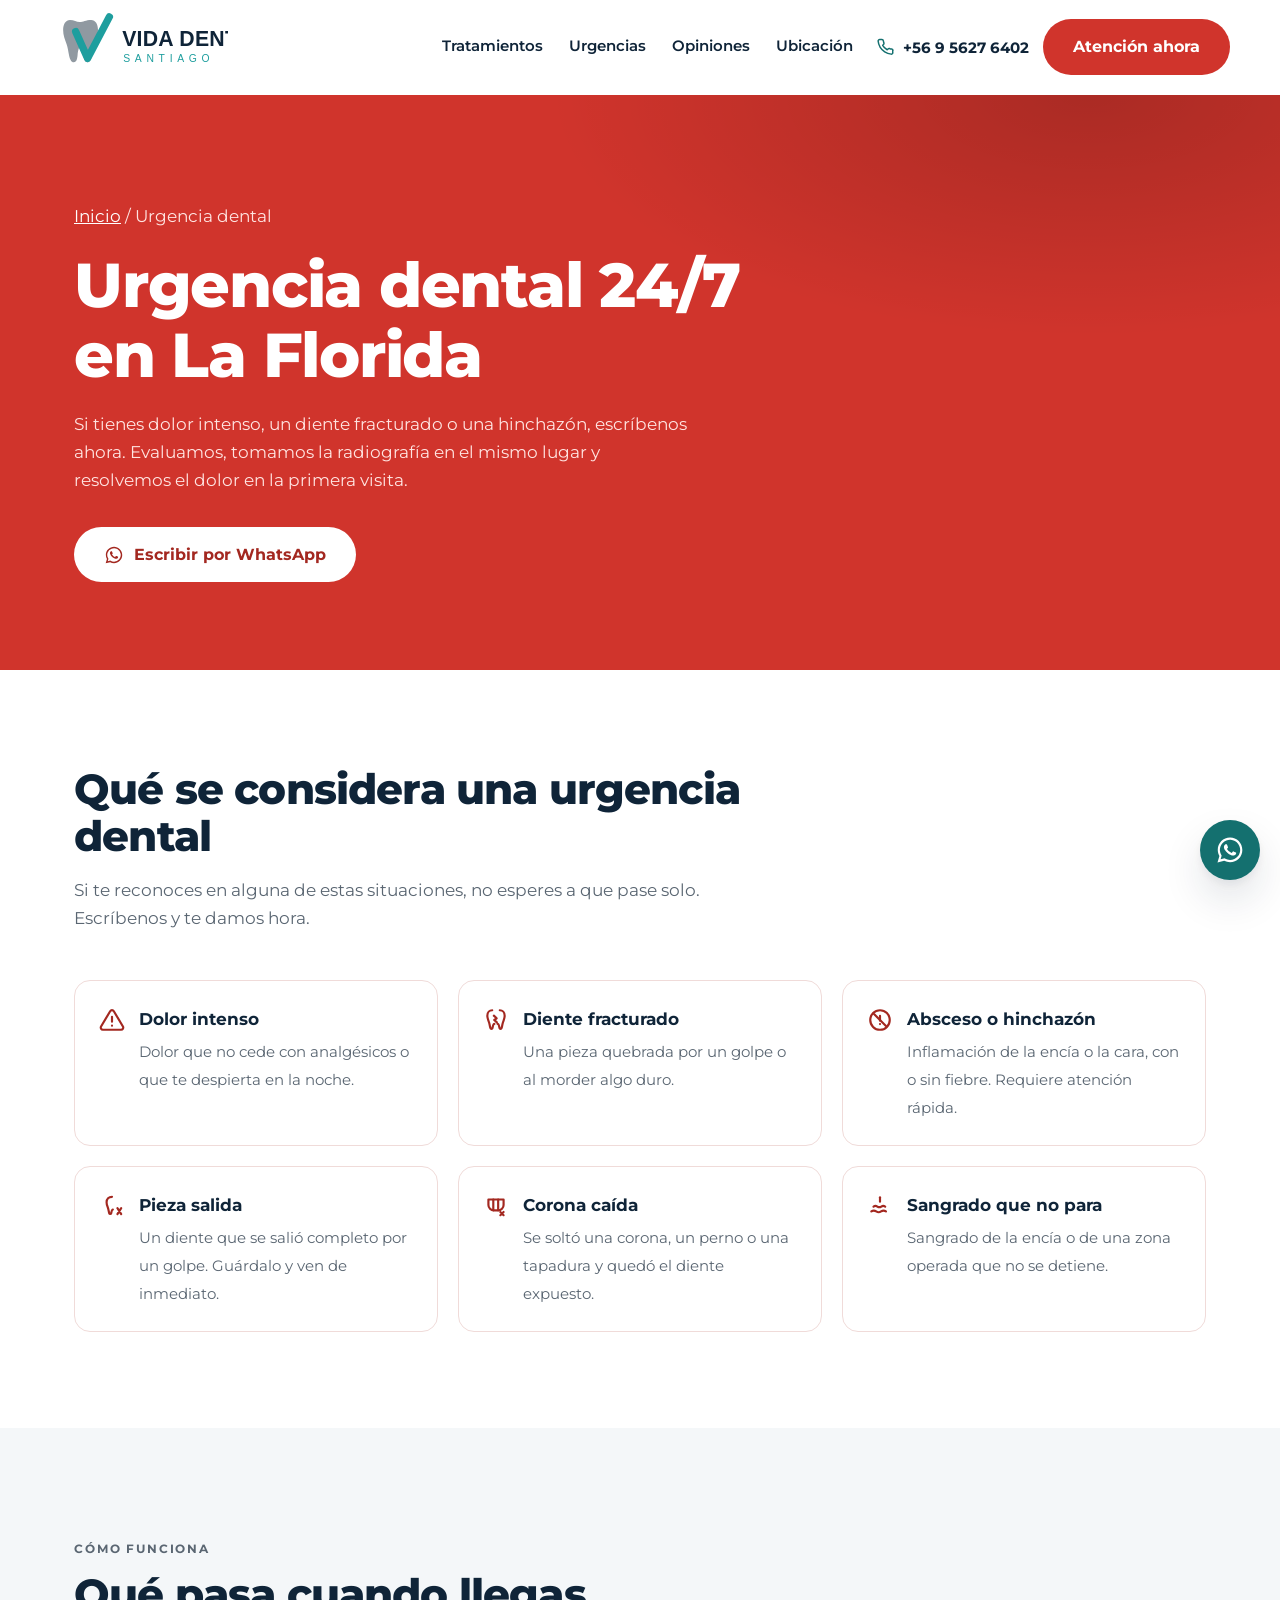
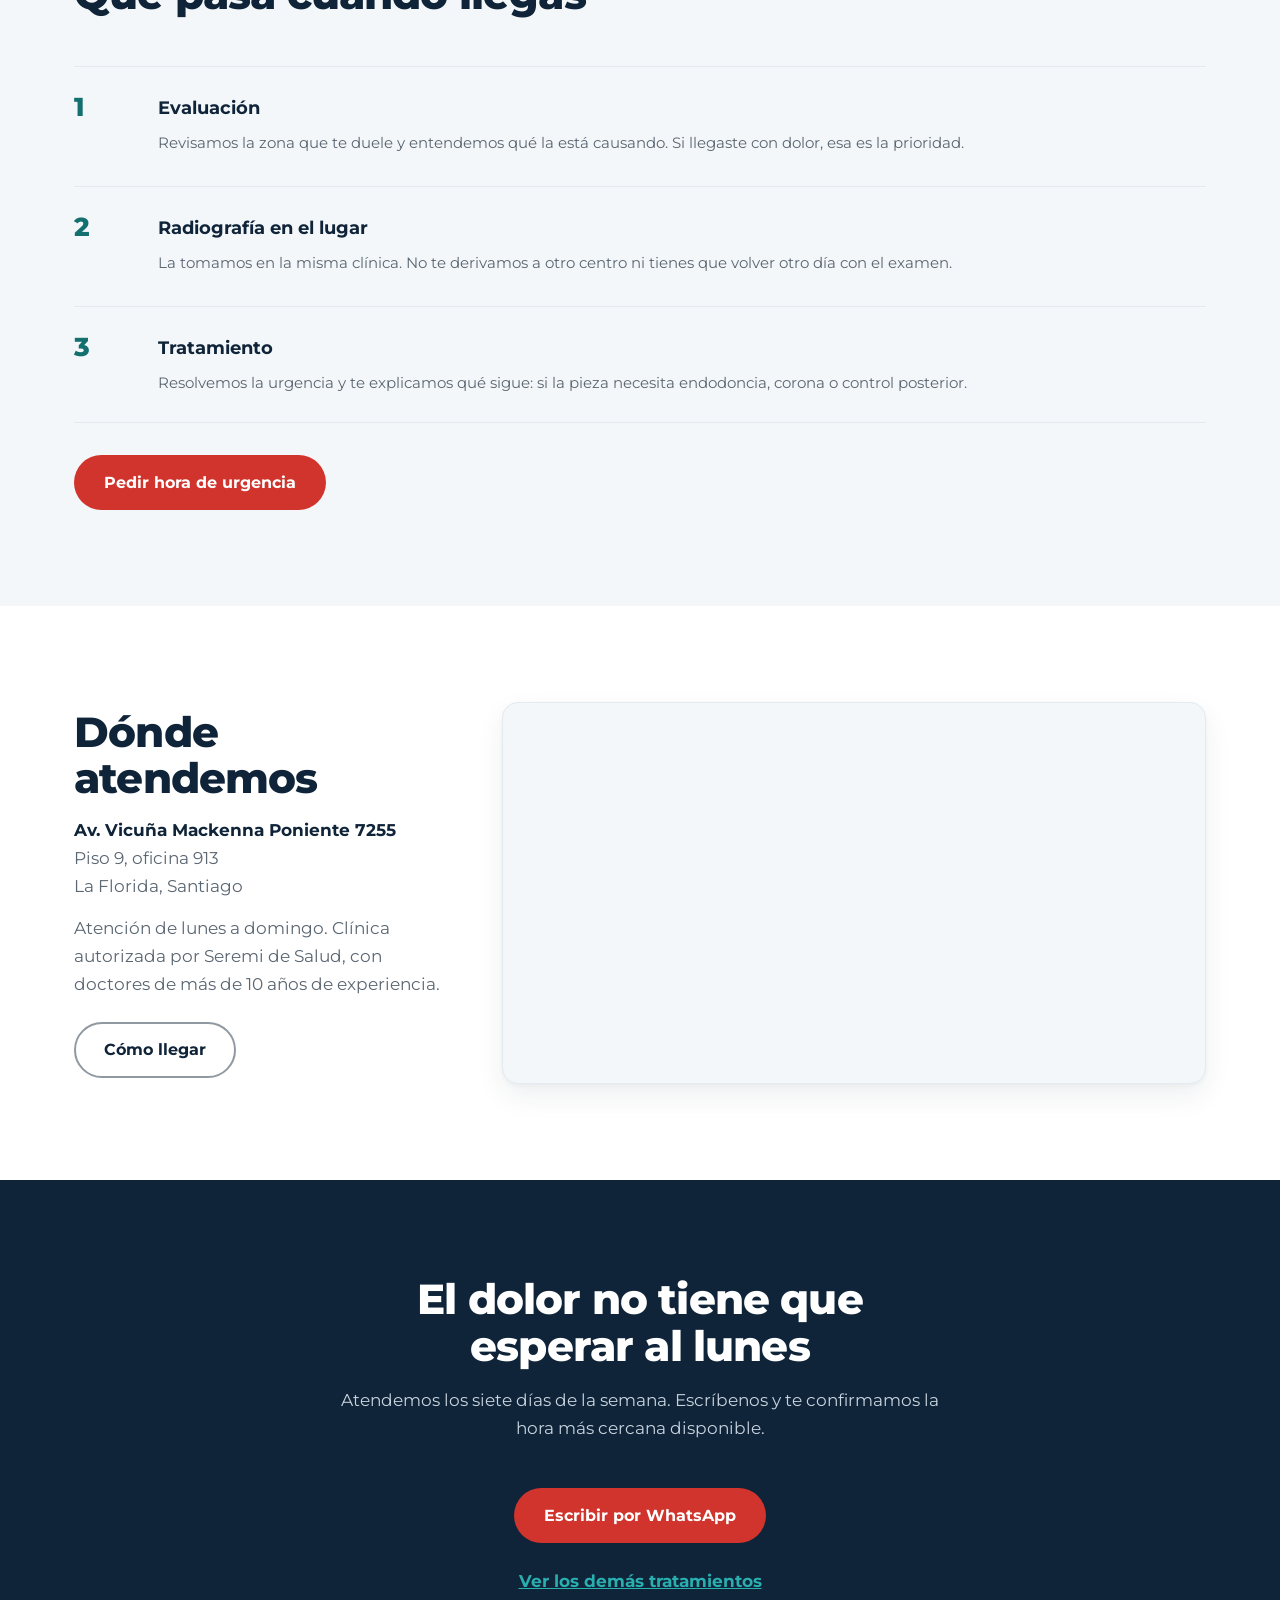
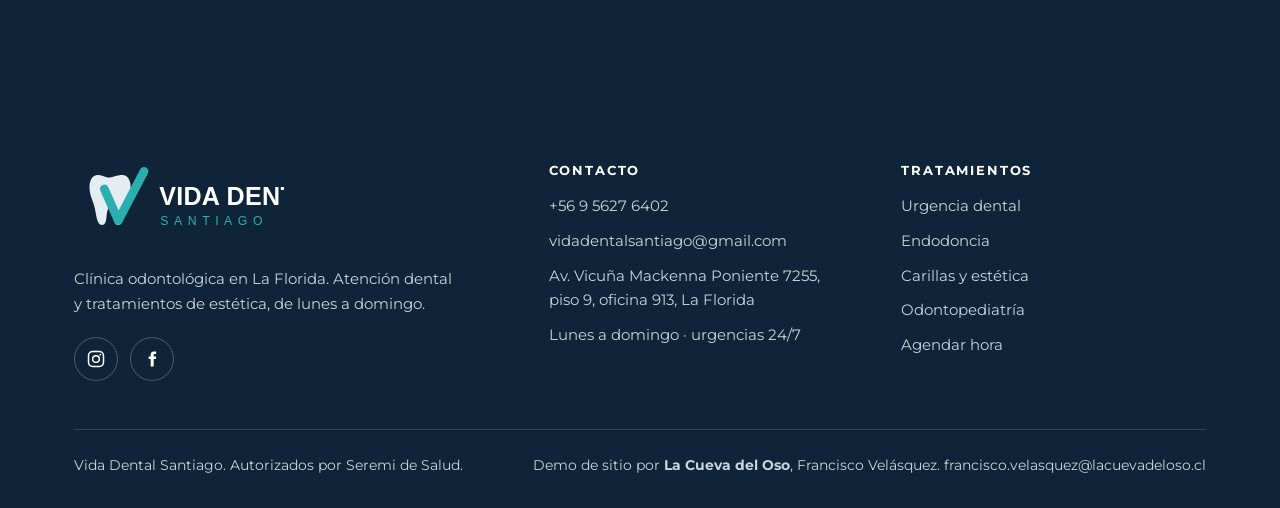
<file: urgencia-dental.html>
<!DOCTYPE html>
<html lang="es-CL">
<head>
<meta charset="utf-8">
<meta name="viewport" content="width=device-width, initial-scale=1">
<title>Urgencia dental 24/7 en La Florida | Vida Dental Santiago</title>
<meta name="description" content="Urgencia dental 24/7 en La Florida. Dolor intenso, diente fracturado, absceso o corona caída. Radiografía en el mismo lugar. Escríbenos por WhatsApp.">
<meta name="theme-color" content="#D0342C">
<meta property="og:type" content="website">
<meta property="og:locale" content="es_CL">
<meta property="og:title" content="Urgencia dental en La Florida | Vida Dental Santiago">
<meta property="og:description" content="Atención de urgencias dentales las 24 horas, todos los días, en La Florida, con radiografía en el mismo lugar.">
<link rel="icon" href="assets/images/logo.svg" type="image/svg+xml">
<link rel="preconnect" href="https://fonts.googleapis.com">
<link rel="preconnect" href="https://fonts.gstatic.com" crossorigin>
<link href="https://fonts.googleapis.com/css2?family=Montserrat:wght@400;500;600;700;800&display=swap" rel="stylesheet">
<link rel="stylesheet" href="css/styles.css">
<script type="application/ld+json">
{
  "@context": "https://schema.org",
  "@type": "Dentist",
  "name": "Vida Dental Santiago",
  "address": {
    "@type": "PostalAddress",
    "streetAddress": "Av. Vicuña Mackenna Poniente 7255, piso 9, oficina 913",
    "addressLocality": "La Florida",
    "addressRegion": "Región Metropolitana",
    "addressCountry": "CL"
  },
  "telephone": "+56956276402",
  "email": "vidadentalsantiago@gmail.com",
  "openingHours": "Mo-Su",
  "availableService": {
    "@type": "MedicalProcedure",
    "name": "Urgencia dental"
  },
  "aggregateRating": {
    "@type": "AggregateRating",
    "ratingValue": "4.8",
    "reviewCount": "221",
    "bestRating": "5"
  }
}
</script>
</head>
<body>
<a class="salto-contenido" href="#contenido">Saltar al contenido</a>

<!-- HEADER -->
<header class="header" id="header">
  <div class="contenedor header__fila">
    <a class="header__logo" href="index.html"><img src="assets/images/logo.svg" alt="Vida Dental Santiago" width="178" height="74"></a>
    <nav class="nav" aria-label="Principal">
      <a href="index.html#tratamientos">Tratamientos</a>
      <a href="urgencia-dental.html" aria-current="page">Urgencias</a>
      <a href="index.html#opiniones">Opiniones</a>
      <a href="index.html#ubicacion">Ubicación</a>
    </nav>
    <div class="header__acciones">
      <a class="header__tel" href="tel:+56956276402" aria-label="Llamar al +56 9 5627 6402">
        <svg viewBox="0 0 24 24" fill="none" stroke="currentColor" stroke-width="2" stroke-linecap="round" stroke-linejoin="round" aria-hidden="true"><path d="M21 16.5v3a2 2 0 0 1-2.2 2 19.5 19.5 0 0 1-8.5-3 19 19 0 0 1-6-6A19.5 19.5 0 0 1 1.5 4 2 2 0 0 1 3.5 2h3a2 2 0 0 1 2 1.7c.1 1 .3 1.9.7 2.8a2 2 0 0 1-.5 2.1L7.6 9.7a16 16 0 0 0 6 6l1.1-1.1a2 2 0 0 1 2.1-.5c.9.4 1.8.6 2.8.7a2 2 0 0 1 1.7 2Z"/></svg>
        <span>+56 9 5627 6402</span>
      </a>
      <a class="btn btn--rojo" href="https://wa.me/56956276402?text=Hola%2C%20tengo%20una%20urgencia%20dental%20y%20necesito%20hora%20hoy." target="_blank" rel="noopener">Atención ahora</a>
    </div>
  </div>
</header>

<main id="contenido">

  <!-- HERO -->
  <section class="hero-urgencia">
    <div class="contenedor">
      <p class="migas"><a href="index.html">Inicio</a> / Urgencia dental</p>
      <h1>Urgencia dental 24/7 en La Florida</h1>
      <p>Si tienes dolor intenso, un diente fracturado o una hinchazón, escríbenos ahora. Evaluamos, tomamos la radiografía en el mismo lugar y resolvemos el dolor en la primera visita.</p>
      <a class="btn btn--urgencia" href="https://wa.me/56956276402?text=Hola%2C%20tengo%20una%20urgencia%20dental%20y%20necesito%20hora%20hoy." target="_blank" rel="noopener">
        <svg viewBox="0 0 24 24" fill="currentColor" aria-hidden="true"><path d="M12.04 2C6.6 2 2.2 6.4 2.2 11.84c0 1.75.46 3.44 1.32 4.94L2 22l5.35-1.4a9.8 9.8 0 0 0 4.69 1.2c5.44 0 9.84-4.4 9.84-9.84C21.88 6.4 17.48 2 12.04 2Zm0 18a8.1 8.1 0 0 1-4.14-1.13l-.3-.18-3.08.8.82-3-.2-.31a8.1 8.1 0 1 1 6.9 3.82Zm4.46-6.07c-.24-.12-1.44-.71-1.66-.79-.22-.08-.39-.12-.55.12-.16.25-.63.8-.77.96-.14.16-.28.18-.52.06a6.6 6.6 0 0 1-3.3-2.88c-.25-.43.25-.4.71-1.32.08-.16.04-.3-.02-.42-.06-.12-.55-1.33-.76-1.82-.2-.47-.4-.4-.55-.41h-.47c-.16 0-.42.06-.64.3-.22.25-.84.82-.84 2s.86 2.32.98 2.48c.12.16 1.7 2.6 4.12 3.64 1.53.66 2.13.72 2.9.6.46-.06 1.44-.58 1.64-1.16.2-.57.2-1.06.14-1.16-.06-.1-.22-.16-.46-.28Z"/></svg>
        Escribir por WhatsApp
      </a>
    </div>
  </section>

  <!-- QUE SE CONSIDERA URGENCIA -->
  <section class="seccion" aria-labelledby="t-senales">
    <div class="contenedor">
      <div class="encabezado-seccion reveal">
        <h2 id="t-senales">Qué se considera una urgencia dental</h2>
        <p>Si te reconoces en alguna de estas situaciones, no esperes a que pase solo. Escríbenos y te damos hora.</p>
      </div>
      <div class="senales">
        <div class="senal reveal">
          <svg viewBox="0 0 24 24" fill="none" stroke="currentColor" stroke-width="2" stroke-linecap="round" stroke-linejoin="round" aria-hidden="true"><path d="M10.3 3.9 1.9 18a2 2 0 0 0 1.7 3h16.8a2 2 0 0 0 1.7-3L13.7 3.9a2 2 0 0 0-3.4 0Z"/><path d="M12 9v4.5M12 17.2h.01"/></svg>
          <div><strong>Dolor intenso</strong><span>Dolor que no cede con analgésicos o que te despierta en la noche.</span></div>
        </div>
        <div class="senal reveal">
          <svg viewBox="0 0 24 24" fill="none" stroke="currentColor" stroke-width="2" stroke-linecap="round" stroke-linejoin="round" aria-hidden="true"><path d="M8.5 3C6 3 4 5 4 8c0 2.6.9 4 1.6 6.3.6 1.9.7 3.4 1.2 5 .3 1.1 1.7 1.2 2 0 .4-1.8.6-3.7 1.7-3.7"/><path d="M15.5 3C18 3 20 5 20 8c0 2.6-.9 4-1.6 6.3-.6 1.9-.7 3.4-1.2 5-.3 1.1-1.7 1.2-2 0-.4-1.8-.6-3.7-1.7-3.7"/><path d="m10 8 2.6 2.4L10.4 12l2.4 2.2"/></svg>
          <div><strong>Diente fracturado</strong><span>Una pieza quebrada por un golpe o al morder algo duro.</span></div>
        </div>
        <div class="senal reveal">
          <svg viewBox="0 0 24 24" fill="none" stroke="currentColor" stroke-width="2" stroke-linecap="round" stroke-linejoin="round" aria-hidden="true"><circle cx="12" cy="12" r="9"/><path d="M12 8.2v4.4M12 15.8h.01"/><path d="M6.5 6.5 17.5 17.5"/></svg>
          <div><strong>Absceso o hinchazón</strong><span>Inflamación de la encía o la cara, con o sin fiebre. Requiere atención rápida.</span></div>
        </div>
        <div class="senal reveal">
          <svg viewBox="0 0 24 24" fill="none" stroke="currentColor" stroke-width="2" stroke-linecap="round" stroke-linejoin="round" aria-hidden="true"><path d="M12 3.5c-3 0-5 2-5 5 0 2.4.8 3.7 1.4 5.7.5 1.7.6 3 1 4.4.3 1 1.6 1.1 1.9 0 .3-1.6.5-3.3 1.5-3.3"/><path d="m17 14 3.5 5.5M20.5 14 17 19.5"/></svg>
          <div><strong>Pieza salida</strong><span>Un diente que se salió completo por un golpe. Guárdalo y ven de inmediato.</span></div>
        </div>
        <div class="senal reveal">
          <svg viewBox="0 0 24 24" fill="none" stroke="currentColor" stroke-width="2" stroke-linecap="round" stroke-linejoin="round" aria-hidden="true"><path d="M5 6h14v5a5 5 0 0 1-5 5h-4a5 5 0 0 1-5-5Z"/><path d="m16 17.5 3 3M19 17.5l-3 3"/><path d="M9.5 6v10M14 6v10"/></svg>
          <div><strong>Corona caída</strong><span>Se soltó una corona, un perno o una tapadura y quedó el diente expuesto.</span></div>
        </div>
        <div class="senal reveal">
          <svg viewBox="0 0 24 24" fill="none" stroke="currentColor" stroke-width="2" stroke-linecap="round" stroke-linejoin="round" aria-hidden="true"><path d="M4 17c1.5-1 3-1 4.5 0s3 1 4.5 0 3-1 4.5 0"/><path d="M6 12.5c1.2-.8 2.4-.8 3.6 0s2.4.8 3.6 0 2.4-.8 3.6 0"/><path d="M12 4v4"/></svg>
          <div><strong>Sangrado que no para</strong><span>Sangrado de la encía o de una zona operada que no se detiene.</span></div>
        </div>
      </div>
    </div>
  </section>

  <!-- QUE PASA CUANDO LLEGAS -->
  <section class="seccion seccion--hueso" aria-labelledby="t-pasos">
    <div class="contenedor">
      <div class="encabezado-seccion reveal">
        <p class="rotulo">Cómo funciona</p>
        <h2 id="t-pasos">Qué pasa cuando llegas</h2>
      </div>
      <ol class="pasos">
        <li class="reveal">
          <div><strong>Evaluación</strong><span>Revisamos la zona que te duele y entendemos qué la está causando. Si llegaste con dolor, esa es la prioridad.</span></div>
        </li>
        <li class="reveal">
          <div><strong>Radiografía en el lugar</strong><span>La tomamos en la misma clínica. No te derivamos a otro centro ni tienes que volver otro día con el examen.</span></div>
        </li>
        <li class="reveal">
          <div><strong>Tratamiento</strong><span>Resolvemos la urgencia y te explicamos qué sigue: si la pieza necesita endodoncia, corona o control posterior.</span></div>
        </li>
      </ol>
      <p style="margin-top:32px" class="reveal">
        <a class="btn btn--rojo" href="https://wa.me/56956276402?text=Hola%2C%20tengo%20una%20urgencia%20dental%20y%20necesito%20hora%20hoy." target="_blank" rel="noopener">Pedir hora de urgencia</a>
      </p>
    </div>
  </section>

  <!-- DONDE ESTAMOS -->
  <section class="seccion" aria-labelledby="t-donde">
    <div class="contenedor ubicacion">
      <div class="ubicacion__datos reveal">
        <h2 id="t-donde">Dónde atendemos</h2>
        <p><strong>Av. Vicuña Mackenna Poniente 7255</strong><br>Piso 9, oficina 913<br>La Florida, Santiago</p>
        <p>Atención de lunes a domingo. Clínica autorizada por Seremi de Salud, con doctores de más de 10 años de experiencia.</p>
        <p style="margin-top:24px">
          <a class="btn btn--linea" href="https://www.google.com/maps/search/?api=1&query=Av.+Vicu%C3%B1a+Mackenna+Poniente+7255%2C+La+Florida" target="_blank" rel="noopener">Cómo llegar</a>
        </p>
      </div>
      <div class="ubicacion__mapa reveal">
        <iframe title="Mapa con la ubicación de Vida Dental Santiago en La Florida" src="https://maps.google.com/maps?q=Av.%20Vicu%C3%B1a%20Mackenna%20Poniente%207255%2C%20La%20Florida%2C%20Santiago&z=16&output=embed" loading="lazy" referrerpolicy="no-referrer-when-downgrade"></iframe>
      </div>
    </div>
  </section>

  <!-- CIERRE -->
  <section class="seccion seccion--marino cierre-urgencia" aria-labelledby="t-cierre">
    <div class="contenedor">
      <h2 id="t-cierre" class="reveal">El dolor no tiene que esperar al lunes</h2>
      <p class="reveal">Atendemos los siete días de la semana. Escríbenos y te confirmamos la hora más cercana disponible.</p>
      <p class="reveal">
        <a class="btn btn--rojo" href="https://wa.me/56956276402?text=Hola%2C%20tengo%20una%20urgencia%20dental%20y%20necesito%20hora%20hoy." target="_blank" rel="noopener">Escribir por WhatsApp</a>
      </p>
      <p style="margin-top:24px" class="reveal"><a href="index.html#tratamientos" style="color:#2AAFB0;font-weight:700">Ver los demás tratamientos</a></p>
    </div>
  </section>

</main>

<!-- FOOTER -->
<footer class="footer">
  <div class="contenedor">
    <div class="footer__grid">
      <div>
        <div class="footer__logo"><img src="assets/images/logo-blanco.svg" alt="Vida Dental Santiago" width="210" height="88"></div>
        <p style="margin-top:16px;max-width:38ch;font-size:.94rem">Clínica odontológica en La Florida. Atención dental y tratamientos de estética, de lunes a domingo.</p>
        <div class="footer__redes">
          <a href="https://www.instagram.com/vidadentalsantiago/" target="_blank" rel="noopener" aria-label="Instagram de Vida Dental Santiago">
            <svg viewBox="0 0 24 24" fill="none" stroke="currentColor" stroke-width="1.8" aria-hidden="true"><rect x="3" y="3" width="18" height="18" rx="5"/><circle cx="12" cy="12" r="4"/><circle cx="17.2" cy="6.8" r="1.1" fill="currentColor" stroke="none"/></svg>
          </a>
          <a href="https://www.facebook.com/vidadentalsantiago" target="_blank" rel="noopener" aria-label="Facebook de Vida Dental Santiago">
            <svg viewBox="0 0 24 24" fill="currentColor" aria-hidden="true"><path d="M14 9V7.2c0-.8.2-1.2 1.4-1.2H17V3h-2.6C11.3 3 10.4 4.6 10.4 7v2H8v3h2.4v9H14v-9h2.6l.4-3Z"/></svg>
          </a>
        </div>
      </div>
      <div>
        <h2>Contacto</h2>
        <ul>
          <li><a href="tel:+56956276402">+56 9 5627 6402</a></li>
          <li><a href="mailto:vidadentalsantiago@gmail.com">vidadentalsantiago@gmail.com</a></li>
          <li>Av. Vicuña Mackenna Poniente 7255, piso 9, oficina 913, La Florida</li>
          <li>Lunes a domingo · urgencias 24/7</li>
        </ul>
      </div>
      <div>
        <h2>Tratamientos</h2>
        <ul>
          <li><a href="urgencia-dental.html">Urgencia dental</a></li>
          <li><a href="index.html#tratamientos">Endodoncia</a></li>
          <li><a href="index.html#tratamientos">Carillas y estética</a></li>
          <li><a href="index.html#tratamientos">Odontopediatría</a></li>
          <li><a href="index.html#agendar">Agendar hora</a></li>
        </ul>
      </div>
    </div>
    <div class="footer__firma">
      <span>Vida Dental Santiago. Autorizados por Seremi de Salud.</span>
      <span>Demo de sitio por <a href="https://lacuevadeloso.cl" target="_blank" rel="noopener"><strong>La Cueva del Oso</strong></a>, Francisco Velásquez. <a href="mailto:francisco.velasquez@lacuevadeloso.cl">francisco.velasquez@lacuevadeloso.cl</a></span>
    </div>
  </div>
</footer>

<a class="flotante" href="https://wa.me/56956276402?text=Hola%2C%20tengo%20una%20urgencia%20dental%20y%20necesito%20hora%20hoy." target="_blank" rel="noopener" aria-label="Escribir a Vida Dental Santiago por WhatsApp">
  <svg viewBox="0 0 24 24" fill="currentColor" aria-hidden="true"><path d="M12.04 2C6.6 2 2.2 6.4 2.2 11.84c0 1.75.46 3.44 1.32 4.94L2 22l5.35-1.4a9.8 9.8 0 0 0 4.69 1.2c5.44 0 9.84-4.4 9.84-9.84C21.88 6.4 17.48 2 12.04 2Zm0 18a8.1 8.1 0 0 1-4.14-1.13l-.3-.18-3.08.8.82-3-.2-.31a8.1 8.1 0 1 1 6.9 3.82Zm4.46-6.07c-.24-.12-1.44-.71-1.66-.79-.22-.08-.39-.12-.55.12-.16.25-.63.8-.77.96-.14.16-.28.18-.52.06a6.6 6.6 0 0 1-3.3-2.88c-.25-.43.25-.4.71-1.32.08-.16.04-.3-.02-.42-.06-.12-.55-1.33-.76-1.82-.2-.47-.4-.4-.55-.41h-.47c-.16 0-.42.06-.64.3-.22.25-.84.82-.84 2s.86 2.32.98 2.48c.12.16 1.7 2.6 4.12 3.64 1.53.66 2.13.72 2.9.6.46-.06 1.44-.58 1.64-1.16.2-.57.2-1.06.14-1.16-.06-.1-.22-.16-.46-.28Z"/></svg>
</a>

<script src="js/main.js"></script>
</body>
</html>
</file>
<file: css/styles.css>
/* ==========================================================================
   Vida Dental Santiago - demo de propuesta
   La Cueva del Oso · Francisco Velasquez
   Indice: 1 Tokens · 2 Base · 3 Utilidades · 4 Botones · 5 Header · 6 Hero
           7 Confianza · 8 Urgencias · 9 Tratamientos · 10 Por que aca
           11 Opiniones · 12 Agenda · 13 Ubicacion · 14 Footer · 15 Flotante
           16 Pagina urgencia · 17 Movimiento · 18 Responsive
   ========================================================================== */

/* 1. TOKENS ---------------------------------------------------------------- */
:root {
  --marino: #0F2438;
  --marino-medio: #1B3A5C;
  --turquesa: #1E9E9E;
  --turquesa-claro: #2AAFB0;
  /* Tono oscuro del turquesa de marca: el #1E9E9E no alcanza AA como fondo
     de boton con texto blanco (3.26:1). Este llega a 5.87:1. */
  --turquesa-oscuro: #14706F;
  --rojo-urgencia: #D0342C;
  --rojo-oscuro: #A32820;
  --gris: #9099A1;          /* solo bordes y trazos, nunca texto pequeno */
  --gris-texto: #5A6672;    /* texto secundario, 5.87:1 sobre blanco */
  --hueso: #F4F7F9;
  --blanco: #FFFFFF;

  --radio-card: 16px;
  --radio-btn: 999px;
  --sombra: 0 2px 4px rgba(15, 36, 56, .04), 0 12px 28px rgba(15, 36, 56, .07);
  --sombra-alta: 0 4px 8px rgba(15, 36, 56, .06), 0 20px 40px rgba(15, 36, 56, .12);
  --ancho: 1180px;
  --paso: 8px;
  --transicion: 200ms cubic-bezier(.16, 1, .3, 1);
}

/* 2. BASE ------------------------------------------------------------------ */
*, *::before, *::after { box-sizing: border-box; }

html { scroll-behavior: smooth; }
@media (prefers-reduced-motion: reduce) { html { scroll-behavior: auto; } }

body {
  margin: 0;
  font-family: Montserrat, 'Segoe UI', system-ui, sans-serif;
  font-weight: 400;
  font-size: 17px;
  line-height: 1.65;
  color: var(--marino);
  background: var(--blanco);
  -webkit-font-smoothing: antialiased;
  overflow-x: hidden;
}

h1, h2, h3 { font-weight: 800; line-height: 1.12; letter-spacing: -.02em; margin: 0; }
h1 { font-size: clamp(2.2rem, 5.6vw, 3.9rem); }
h2 { font-size: clamp(1.75rem, 3.6vw, 2.6rem); }
h3 { font-size: 1.12rem; font-weight: 700; letter-spacing: -.01em; line-height: 1.3; }
p { margin: 0; }
img { max-width: 100%; display: block; }

a { color: var(--turquesa-oscuro); }
a:hover { color: var(--marino); }

:focus-visible {
  outline: 3px solid var(--turquesa-oscuro);
  outline-offset: 3px;
  border-radius: 4px;
}

.salto-contenido {
  position: absolute; left: -9999px; top: 0; z-index: 200;
  background: var(--marino); color: #fff; padding: 12px 20px; border-radius: 0 0 8px 0;
}
.salto-contenido:focus { left: 0; color: #fff; }

/* 3. UTILIDADES ------------------------------------------------------------ */
.contenedor { width: 100%; max-width: var(--ancho); margin: 0 auto; padding: 0 24px; }
.seccion { padding: calc(var(--paso) * 12) 0; }
section[id] { scroll-margin-top: 86px; }
.seccion--hueso { background: var(--hueso); }
.seccion--marino { background: var(--marino); color: var(--blanco); }
.encabezado-seccion { max-width: 62ch; margin-bottom: calc(var(--paso) * 6); }
.encabezado-seccion p { color: var(--gris-texto); margin-top: 16px; }
.seccion--marino .encabezado-seccion p { color: #C7D3DE; }
.rotulo {
  font-size: .72rem; font-weight: 700; text-transform: uppercase;
  letter-spacing: .16em; color: var(--turquesa-oscuro); margin-bottom: 12px;
}
.seccion--marino .rotulo { color: var(--turquesa-claro); }
.sr { position: absolute; width: 1px; height: 1px; overflow: hidden; clip: rect(0 0 0 0); white-space: nowrap; }

/* 4. BOTONES --------------------------------------------------------------- */
.btn {
  display: inline-flex; align-items: center; justify-content: center; gap: 10px;
  min-height: 48px; padding: 13px 28px;
  border: 2px solid transparent; border-radius: var(--radio-btn);
  font: inherit; font-weight: 700; font-size: .97rem; text-decoration: none;
  cursor: pointer; white-space: nowrap;
  transition: transform var(--transicion), background-color var(--transicion),
              box-shadow var(--transicion), color var(--transicion);
}
.btn svg { width: 20px; height: 20px; flex: none; }
.btn:hover { transform: translateY(-2px); box-shadow: var(--sombra-alta); }
.btn:active { transform: translateY(0); }

.btn--primario { background: var(--turquesa-oscuro); color: var(--blanco); }
.btn--primario:hover { background: #0F5C5B; color: var(--blanco); }

.btn--claro { background: var(--blanco); color: var(--marino); }
.btn--claro:hover { background: var(--hueso); color: var(--marino); }

.btn--linea { background: transparent; color: var(--marino); border-color: var(--gris); }
.btn--linea:hover { background: var(--marino); border-color: var(--marino); color: var(--blanco); }

.btn--linea-clara { background: transparent; color: var(--blanco); border-color: rgba(255,255,255,.5); }
.btn--linea-clara:hover { background: var(--blanco); color: var(--marino); }

.btn--urgencia { background: var(--blanco); color: var(--rojo-oscuro); }
.btn--urgencia:hover { background: #FFF1F0; color: var(--rojo-oscuro); }

.btn--rojo { background: var(--rojo-urgencia); color: var(--blanco); }
.btn--rojo:hover { background: var(--rojo-oscuro); color: var(--blanco); }

/* 5. HEADER ---------------------------------------------------------------- */
.header {
  position: sticky; top: 0; z-index: 50;
  background: rgba(255,255,255,.92);
  backdrop-filter: blur(10px);
  border-bottom: 1px solid transparent;
  transition: box-shadow var(--transicion), border-color var(--transicion),
              padding var(--transicion), background-color var(--transicion);
}
.header__fila {
  display: flex; align-items: center; gap: 24px;
  min-height: 76px; padding: 10px 0;
  transition: min-height var(--transicion);
}
.header.compacto { background: var(--blanco); border-bottom-color: #E3EAF0; box-shadow: 0 6px 20px rgba(15,36,56,.07); }
.header.compacto .header__fila { min-height: 62px; }

.header__logo { display: flex; align-items: center; }
.header__logo img { width: 178px; height: auto; transition: width var(--transicion); }
.header.compacto .header__logo img { width: 152px; }

.nav { display: flex; gap: 26px; margin-left: auto; }
.nav a {
  color: var(--marino); text-decoration: none; font-weight: 600; font-size: .93rem;
  padding: 6px 0; border-bottom: 2px solid transparent; transition: border-color var(--transicion), color var(--transicion);
}
.nav a:hover { border-bottom-color: var(--turquesa-oscuro); color: var(--turquesa-oscuro); }

.header__acciones { display: flex; align-items: center; gap: 14px; }
.header__tel {
  display: inline-flex; align-items: center; gap: 8px; min-height: 44px;
  color: var(--marino); text-decoration: none; font-weight: 700; font-size: .95rem;
}
.header__tel svg { width: 18px; height: 18px; color: var(--turquesa-oscuro); }
.header__tel:hover { color: var(--turquesa-oscuro); }

/* 6. HERO ------------------------------------------------------------------ */
.hero {
  background: var(--marino);
  background-image: radial-gradient(ellipse 80% 60% at 88% 8%, rgba(30,158,158,.22), transparent 62%);
  color: var(--blanco);
  padding: calc(var(--paso) * 11) 0 calc(var(--paso) * 12);
}
.hero__grid { display: grid; grid-template-columns: 1.35fr 1fr; gap: 56px; align-items: center; }
.hero h1 { max-width: 13ch; }
.hero h1 em { font-style: normal; color: var(--turquesa-claro); }
.hero__bajada { margin-top: 22px; max-width: 52ch; color: #C7D3DE; font-size: 1.06rem; }
.hero__ctas { display: flex; flex-wrap: wrap; gap: 14px; margin-top: 34px; }

.hero__credenciales {
  display: flex; flex-wrap: wrap; align-items: center; gap: 0;
  margin-top: 40px; padding: 0; list-style: none;
}
.hero__credenciales li {
  font-size: .9rem; color: #C7D3DE; padding: 4px 20px;
  border-left: 1px solid rgba(255,255,255,.2);
}
.hero__credenciales li:first-child { padding-left: 0; border-left: 0; }
.hero__credenciales strong { color: var(--blanco); font-weight: 700; }
.estrella { color: #F5B335; }

.hero__panel {
  background: rgba(255,255,255,.06);
  border: 1px solid rgba(255,255,255,.14);
  border-radius: var(--radio-card);
  padding: 30px 28px;
}
.hero__panel h2 { font-size: 1.05rem; font-weight: 700; letter-spacing: 0; }
.hero__panel ul { list-style: none; margin: 18px 0 0; padding: 0; display: grid; gap: 16px; }
.hero__panel li { display: flex; gap: 12px; align-items: flex-start; font-size: .95rem; color: #DCE5ED; }
.hero__panel svg { width: 22px; height: 22px; flex: none; color: var(--turquesa-claro); }

/* 7. BARRA DE CONFIANZA ---------------------------------------------------- */
.confianza { background: var(--hueso); border-bottom: 1px solid #E3EAF0; }
.confianza__grid {
  display: grid; grid-template-columns: repeat(4, 1fr);
  padding: 34px 0;
}
.confianza__item {
  display: flex; gap: 14px; align-items: center;
  padding: 6px 26px; border-left: 1px solid #DCE4EB;
}
.confianza__item:first-child { border-left: 0; padding-left: 0; }
.confianza__item svg { width: 30px; height: 30px; flex: none; color: var(--turquesa-oscuro); }
.confianza__item span { font-weight: 600; font-size: .95rem; line-height: 1.35; }

/* 8. URGENCIAS (unico bloque rojo) ----------------------------------------- */
.urgencia-bloque { background: var(--rojo-urgencia); color: var(--blanco); }
.urgencia-bloque__grid {
  display: grid; grid-template-columns: 1fr auto; gap: 40px; align-items: center;
  padding: calc(var(--paso) * 8) 0;
}
.urgencia-bloque h2 { font-size: clamp(1.5rem, 3vw, 2.1rem); display: flex; align-items: center; gap: 14px; }
.urgencia-bloque h2 svg { width: 34px; height: 34px; flex: none; }
.urgencia-bloque p { margin-top: 12px; max-width: 58ch; color: #FFE4E1; }
.urgencia-bloque__acciones { display: flex; flex-wrap: wrap; gap: 14px; }

/* 9. TRATAMIENTOS ---------------------------------------------------------- */
.tratamientos { display: grid; grid-template-columns: repeat(4, 1fr); gap: 20px; }
.tratamiento {
  display: block; text-decoration: none; color: inherit;
  background: var(--blanco); border: 1px solid #E3EAF0; border-radius: var(--radio-card);
  padding: 26px 24px; transition: transform var(--transicion), box-shadow var(--transicion), border-color var(--transicion);
}
a.tratamiento:hover { transform: translateY(-4px); box-shadow: var(--sombra-alta); border-color: var(--turquesa); color: inherit; }
.tratamiento__icono {
  width: 48px; height: 48px; border-radius: 12px; margin-bottom: 18px;
  background: #E7F4F4; color: var(--turquesa-oscuro);
  display: flex; align-items: center; justify-content: center;
}
.tratamiento__icono svg { width: 26px; height: 26px; }
.tratamiento p { margin-top: 8px; font-size: .92rem; color: var(--gris-texto); }
.tratamiento--rojo .tratamiento__icono { background: #FCE9E7; color: var(--rojo-oscuro); }
.tratamiento__enlace { margin-top: 14px; font-size: .87rem; font-weight: 700; color: var(--rojo-oscuro); }

/* 10. POR QUE ACA ---------------------------------------------------------- */
.porque { display: grid; grid-template-columns: 1fr 484px; gap: 64px; align-items: center; }
.porque__lista { list-style: none; margin: 28px 0 0; padding: 0; display: grid; gap: 24px; }
.porque__lista li { display: flex; gap: 16px; }
.porque__lista svg { width: 26px; height: 26px; flex: none; color: var(--turquesa-oscuro); margin-top: 3px; }
.porque__lista strong { display: block; font-weight: 700; margin-bottom: 3px; }
.porque__lista span { color: var(--gris-texto); font-size: .95rem; }
/* La foto del box (con pacientes reconocibles) se reemplazo por una ilustracion
   SVG: el ventanal del piso 9 con la silueta de Santiago al atardecer. */
.porque__vista {
  border-radius: var(--radio-card); overflow: hidden; box-shadow: var(--sombra);
  background: var(--marino);
}
.vista { position: relative; aspect-ratio: 484 / 420; }
.vista__svg { display: block; width: 100%; height: 100%; }
.vista__piso {
  position: absolute; left: 44px; bottom: 46px; margin: 0;
  color: var(--blanco); font-weight: 800; font-size: 4.4rem; line-height: .82;
  letter-spacing: -.05em; text-shadow: 0 2px 20px rgba(15, 36, 56, .55);
}
.vista__piso span {
  display: block; font-size: .95rem; font-weight: 700; line-height: 1;
  letter-spacing: .18em; text-transform: uppercase; color: var(--turquesa-claro);
  margin-bottom: 8px;
}
.porque__pie { font-size: .84rem; color: var(--gris-texto); padding: 14px 18px; background: var(--blanco); }

/* 11. OPINIONES ------------------------------------------------------------ */
/* Sin las fotos de pacientes, la nota de Google se sostiene sola y centrada. */
.opiniones { display: grid; justify-items: center; }
.opiniones__panel {
  max-width: 620px; text-align: center;
  display: grid; justify-items: center;
  padding: clamp(16px, 4vw, 40px) 0;
}
.nota { display: flex; align-items: flex-end; gap: 16px; }
.nota__valor { font-size: clamp(4rem, 11vw, 7rem); font-weight: 800; line-height: .9; letter-spacing: -.04em; }
.nota__de { color: #C7D3DE; font-size: 1.1rem; font-weight: 600; padding-bottom: 12px; }
.nota__estrellas { display: flex; gap: 4px; margin-top: 20px; }
.nota__estrellas svg { width: 26px; height: 26px; color: #F5B335; }
.opiniones__cifra { margin-top: 20px; font-size: 1.15rem; color: #DCE5ED; }
.opiniones__cifra strong { color: var(--blanco); }
.opiniones__enlace {
  display: inline-flex; align-items: center; gap: 8px; margin-top: 24px; min-height: 44px;
  color: var(--turquesa-claro); font-weight: 700; text-decoration: none; border-bottom: 2px solid transparent;
}
.opiniones__enlace:hover { color: var(--blanco); border-bottom-color: var(--blanco); }
.opiniones__enlace svg { width: 18px; height: 18px; }

/* 12. AGENDA --------------------------------------------------------------- */
.agenda { display: grid; grid-template-columns: 1fr 420px; gap: 56px; align-items: start; }
.formulario {
  background: var(--blanco); border: 1px solid #E3EAF0; border-radius: var(--radio-card);
  padding: 32px; box-shadow: var(--sombra); display: grid; gap: 22px;
}
.campo { display: grid; gap: 8px; }
.campo label { font-weight: 700; font-size: .92rem; }
.campo input, .campo select {
  font: inherit; font-size: 1rem; color: var(--marino);
  min-height: 50px; padding: 12px 16px;
  background: var(--blanco); border: 1.5px solid #C3CDD6; border-radius: 10px;
  transition: border-color var(--transicion), box-shadow var(--transicion);
}
.campo select { appearance: none; padding-right: 44px;
  background-image: url("data:image/svg+xml,%3Csvg xmlns='http://www.w3.org/2000/svg' viewBox='0 0 24 24' fill='none' stroke='%235A6672' stroke-width='2.5' stroke-linecap='round'%3E%3Cpath d='M6 9l6 6 6-6'/%3E%3C/svg%3E");
  background-repeat: no-repeat; background-position: right 14px center; background-size: 18px;
}
.campo input::placeholder { color: #6B7681; }
.campo input:focus, .campo select:focus { border-color: var(--turquesa-oscuro); box-shadow: 0 0 0 3px rgba(20,112,111,.18); outline: none; }
.campo input[aria-invalid="true"] { border-color: var(--rojo-oscuro); }
.campo__error { font-size: .87rem; font-weight: 600; color: var(--rojo-oscuro); min-height: 0; }
.campo__error:empty { display: none; }
.formulario__pie { font-size: .86rem; color: var(--gris-texto); }
.formulario .btn { width: 100%; }

.agenda__lado { display: grid; gap: 24px; }
/* Marca discreta del lugar donde ira una foto real de la clinica, cuando exista
   una con consentimiento. No es un placeholder gritado. */
.reserva-foto {
  min-height: 240px; border-radius: var(--radio-card);
  border: 1.5px dashed #C3CDD6; background: var(--hueso);
  display: grid; place-content: center; justify-items: center; gap: 12px;
  padding: 28px; text-align: center;
}
.reserva-foto svg { width: 34px; height: 34px; color: var(--turquesa-oscuro); opacity: .55; }
.reserva-foto p { margin: 0; max-width: 22ch; font-size: .84rem; color: var(--gris-texto); }
.agenda__contacto { list-style: none; margin: 0; padding: 0; display: grid; gap: 14px; }
.agenda__contacto li { display: flex; gap: 12px; align-items: center; font-size: .95rem; }
.agenda__contacto svg { width: 20px; height: 20px; flex: none; color: var(--turquesa-oscuro); }
.agenda__contacto a { color: var(--marino); text-decoration: none; font-weight: 600; }
.agenda__contacto a:hover { color: var(--turquesa-oscuro); text-decoration: underline; }

/* 13. UBICACION ------------------------------------------------------------ */
.ubicacion { display: grid; grid-template-columns: 380px 1fr; gap: 48px; align-items: center; }
.ubicacion__datos p { color: var(--gris-texto); margin-top: 14px; }
.ubicacion__datos strong { color: var(--marino); }
.ubicacion__mapa {
  border-radius: var(--radio-card); overflow: hidden; box-shadow: var(--sombra);
  border: 1px solid #E3EAF0; background: var(--hueso); line-height: 0;
}
.ubicacion__mapa iframe { width: 100%; height: 380px; border: 0; display: block; }

/* 14. FOOTER --------------------------------------------------------------- */
.footer { background: var(--marino); color: #C7D3DE; padding: calc(var(--paso) * 9) 0 calc(var(--paso) * 4); }
.footer__grid { display: grid; grid-template-columns: 1.4fr 1fr 1fr; gap: 48px; }
.footer__logo img { width: 210px; }
.footer h2 { font-size: .82rem; font-weight: 700; text-transform: uppercase; letter-spacing: .14em; color: var(--blanco); margin-bottom: 16px; }
.footer ul { list-style: none; margin: 0; padding: 0; display: grid; gap: 10px; font-size: .94rem; }
.footer a { color: #C7D3DE; text-decoration: none; }
.footer a:hover { color: var(--blanco); text-decoration: underline; }
.footer__redes { display: flex; gap: 12px; margin-top: 20px; }
.footer__redes a {
  width: 44px; height: 44px; border-radius: 999px; display: flex; align-items: center; justify-content: center;
  border: 1px solid rgba(255,255,255,.25); transition: background-color var(--transicion), border-color var(--transicion);
}
.footer__redes a:hover { background: var(--turquesa-oscuro); border-color: var(--turquesa-oscuro); }
.footer__redes svg { width: 20px; height: 20px; color: var(--blanco); }
.footer__firma {
  margin-top: 48px; padding-top: 24px; border-top: 1px solid rgba(255,255,255,.14);
  display: flex; flex-wrap: wrap; gap: 12px; justify-content: space-between; font-size: .85rem;
}

/* 15. BOTON FLOTANTE ------------------------------------------------------- */
.flotante {
  position: fixed; right: 20px; bottom: 20px; z-index: 60;
  width: 60px; height: 60px; border-radius: 999px;
  background: var(--turquesa-oscuro); color: var(--blanco);
  display: flex; align-items: center; justify-content: center;
  box-shadow: var(--sombra-alta);
  transition: transform var(--transicion), background-color var(--transicion);
}
.flotante:hover { transform: scale(1.06); background: #0F5C5B; color: var(--blanco); }
.flotante svg { width: 30px; height: 30px; }

/* 16. PAGINA URGENCIA ------------------------------------------------------ */
.hero-urgencia {
  background: var(--rojo-urgencia);
  background-image: radial-gradient(ellipse 70% 70% at 85% 0%, rgba(0,0,0,.18), transparent 60%);
  color: var(--blanco); padding: calc(var(--paso) * 11) 0;
}
.hero-urgencia h1 { max-width: 17ch; }
.hero-urgencia p { margin-top: 20px; max-width: 56ch; color: #FFE4E1; font-size: 1.06rem; }
.hero-urgencia .btn { margin-top: 32px; }
.migas { font-size: .88rem; color: #FFD9D5; margin-bottom: 20px; }
.migas a { color: var(--blanco); }

.senales { display: grid; grid-template-columns: repeat(3, 1fr); gap: 20px; }
.senal {
  background: var(--blanco); border: 1px solid #F0DBD9; border-radius: var(--radio-card);
  padding: 24px; display: flex; gap: 14px; align-items: flex-start;
}
.senal svg { width: 26px; height: 26px; flex: none; color: var(--rojo-oscuro); margin-top: 2px; }
.senal strong { display: block; margin-bottom: 4px; }
.senal span { font-size: .92rem; color: var(--gris-texto); }

.pasos { list-style: none; counter-reset: paso; margin: 0; padding: 0; display: grid; gap: 4px; }
.pasos li { counter-increment: paso; display: grid; grid-template-columns: 60px 1fr; gap: 24px; padding: 26px 0; border-top: 1px solid #E3EAF0; }
.pasos li:last-child { border-bottom: 1px solid #E3EAF0; }
.pasos li::before {
  content: counter(paso); font-size: 1.6rem; font-weight: 800; color: var(--turquesa-oscuro);
  line-height: 1.1;
}
.pasos strong { display: block; font-size: 1.1rem; margin-bottom: 6px; }
.pasos span { color: var(--gris-texto); font-size: .96rem; }

.cierre-urgencia { text-align: center; }
.cierre-urgencia h2 { max-width: 20ch; margin: 0 auto; }
.cierre-urgencia p { max-width: 56ch; margin: 16px auto 0; color: #C7D3DE; }
.cierre-urgencia .btn { margin-top: 30px; }

/* 17. MOVIMIENTO ----------------------------------------------------------- */
.reveal { opacity: 0; transform: translateY(24px); }
@media (prefers-reduced-motion: no-preference) {
  .reveal { transition: opacity 620ms cubic-bezier(.16,1,.3,1), transform 620ms cubic-bezier(.16,1,.3,1); }
}
.reveal.visible { opacity: 1; transform: none; }

@media (prefers-reduced-motion: reduce) {
  .reveal { opacity: 1; transform: none; }
  *, *::before, *::after {
    animation-duration: .001ms !important;
    transition-duration: .001ms !important;
  }
}

/* 18. RESPONSIVE ----------------------------------------------------------- */
@media (max-width: 1080px) {
  .tratamientos { grid-template-columns: repeat(2, 1fr); }
  .porque, .agenda, .ubicacion { grid-template-columns: 1fr; gap: 40px; }
  .hero__grid { grid-template-columns: 1fr; gap: 40px; }
  .porque__vista { max-width: 484px; margin-inline: auto; }
  .ubicacion__mapa iframe { height: 320px; }
}

@media (max-width: 900px) {
  .nav { display: none; }
  .confianza__grid { grid-template-columns: 1fr 1fr; gap: 20px 0; }
  .confianza__item:nth-child(odd) { border-left: 0; padding-left: 0; }
  .urgencia-bloque__grid { grid-template-columns: 1fr; gap: 24px; }
  .senales { grid-template-columns: 1fr; }
  .footer__grid { grid-template-columns: 1fr 1fr; gap: 36px; }
}

@media (max-width: 640px) {
  body { font-size: 16px; }
  .seccion { padding: calc(var(--paso) * 8) 0; }
  .contenedor { padding: 0 20px; }
  .header__fila { min-height: 64px; gap: 12px; }
  .header__logo img, .header.compacto .header__logo img { width: 138px; }
  .header__acciones { margin-left: auto; gap: 8px; }
  .header__acciones .btn { padding: 11px 18px; font-size: .87rem; min-height: 44px; }
  .header__tel span { display: none; }
  .header__tel { padding: 0 6px; }
  .hero { padding: calc(var(--paso) * 7) 0 calc(var(--paso) * 8); }
  .hero__ctas .btn { width: 100%; }
  .hero__credenciales { gap: 6px 0; }
  .hero__credenciales li { padding: 2px 12px; }
  .hero__credenciales li:nth-child(3) { padding-left: 0; border-left: 0; }
  .tratamientos { grid-template-columns: 1fr; }
  .confianza__grid { grid-template-columns: 1fr; padding: 26px 0; }
  .confianza__item { border-left: 0; padding: 6px 0; }
  .formulario { padding: 24px 20px; }
  .vista__piso { left: 26px; bottom: 32px; font-size: 3rem; }
  .reserva-foto { min-height: 190px; }
  .footer__grid { grid-template-columns: 1fr; }
  .pasos li { grid-template-columns: 1fr; gap: 8px; }
  .flotante { right: 14px; bottom: 14px; }
}
</file>
